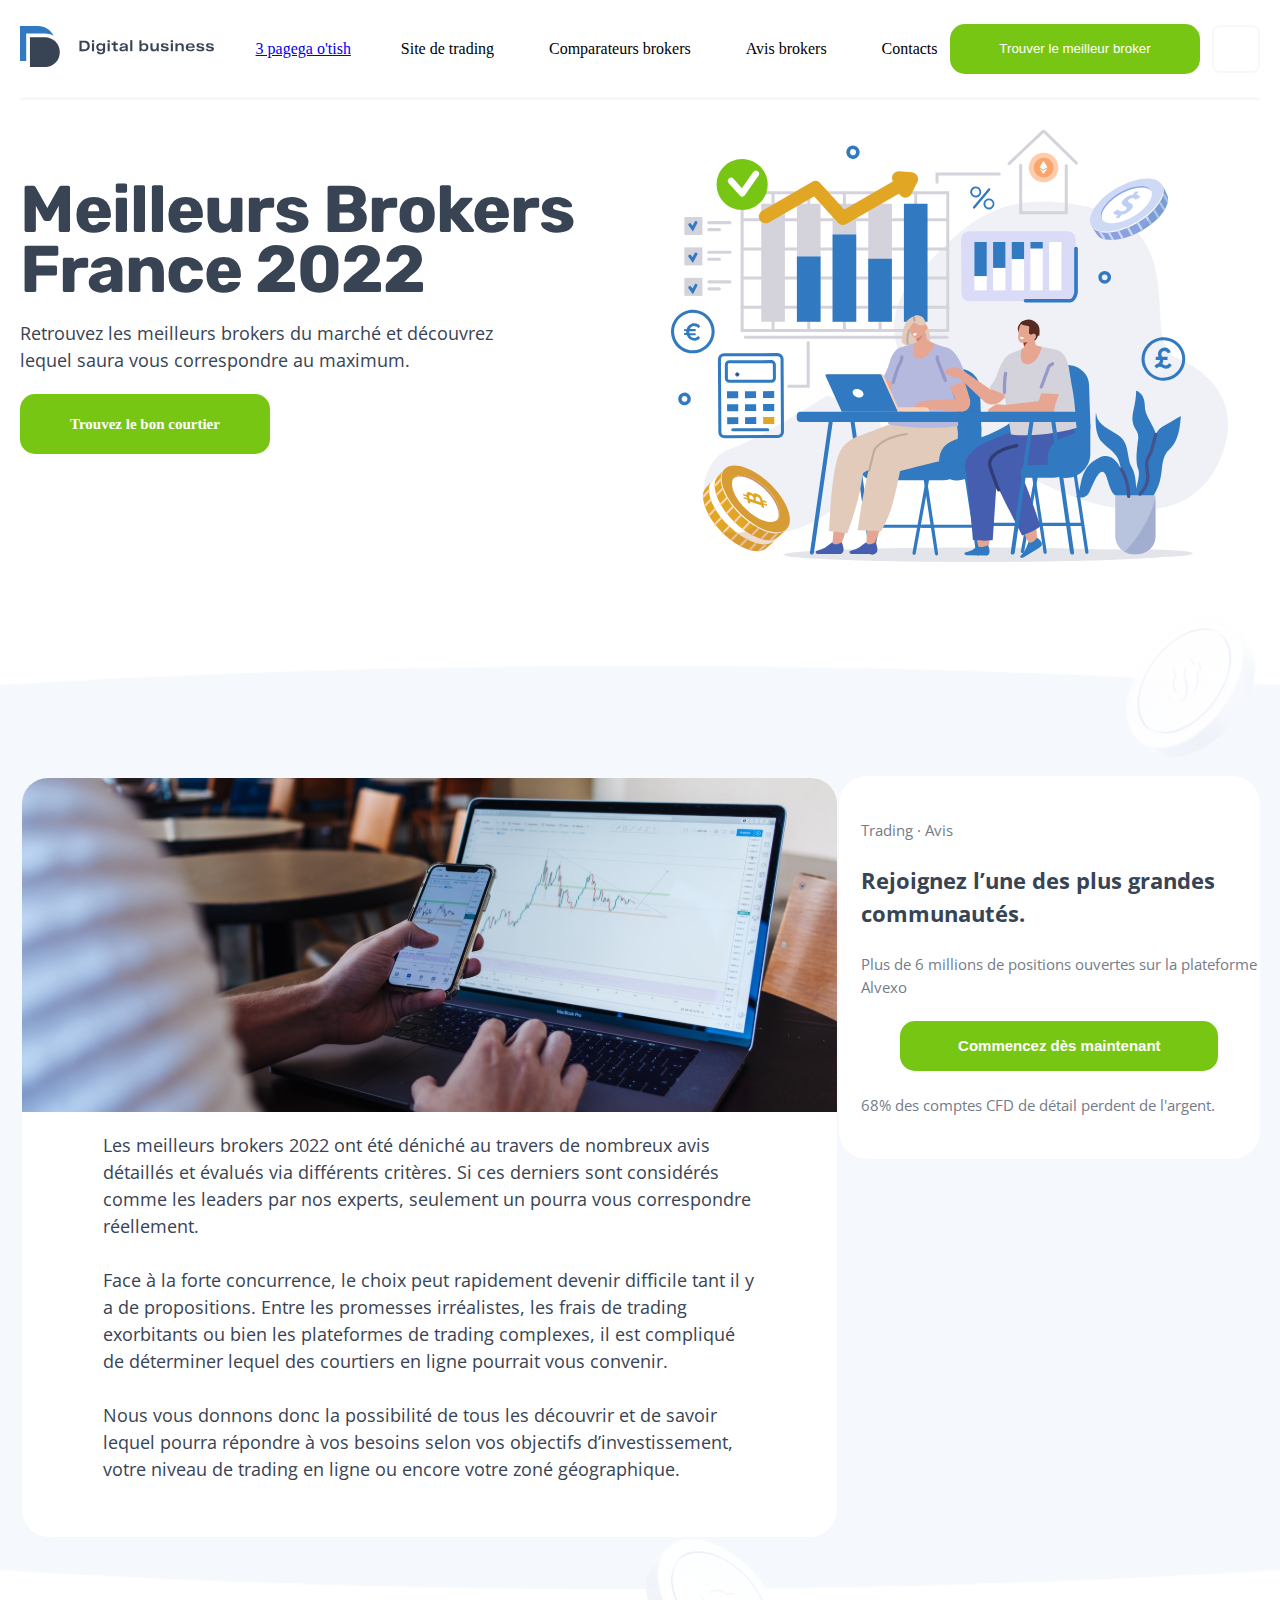
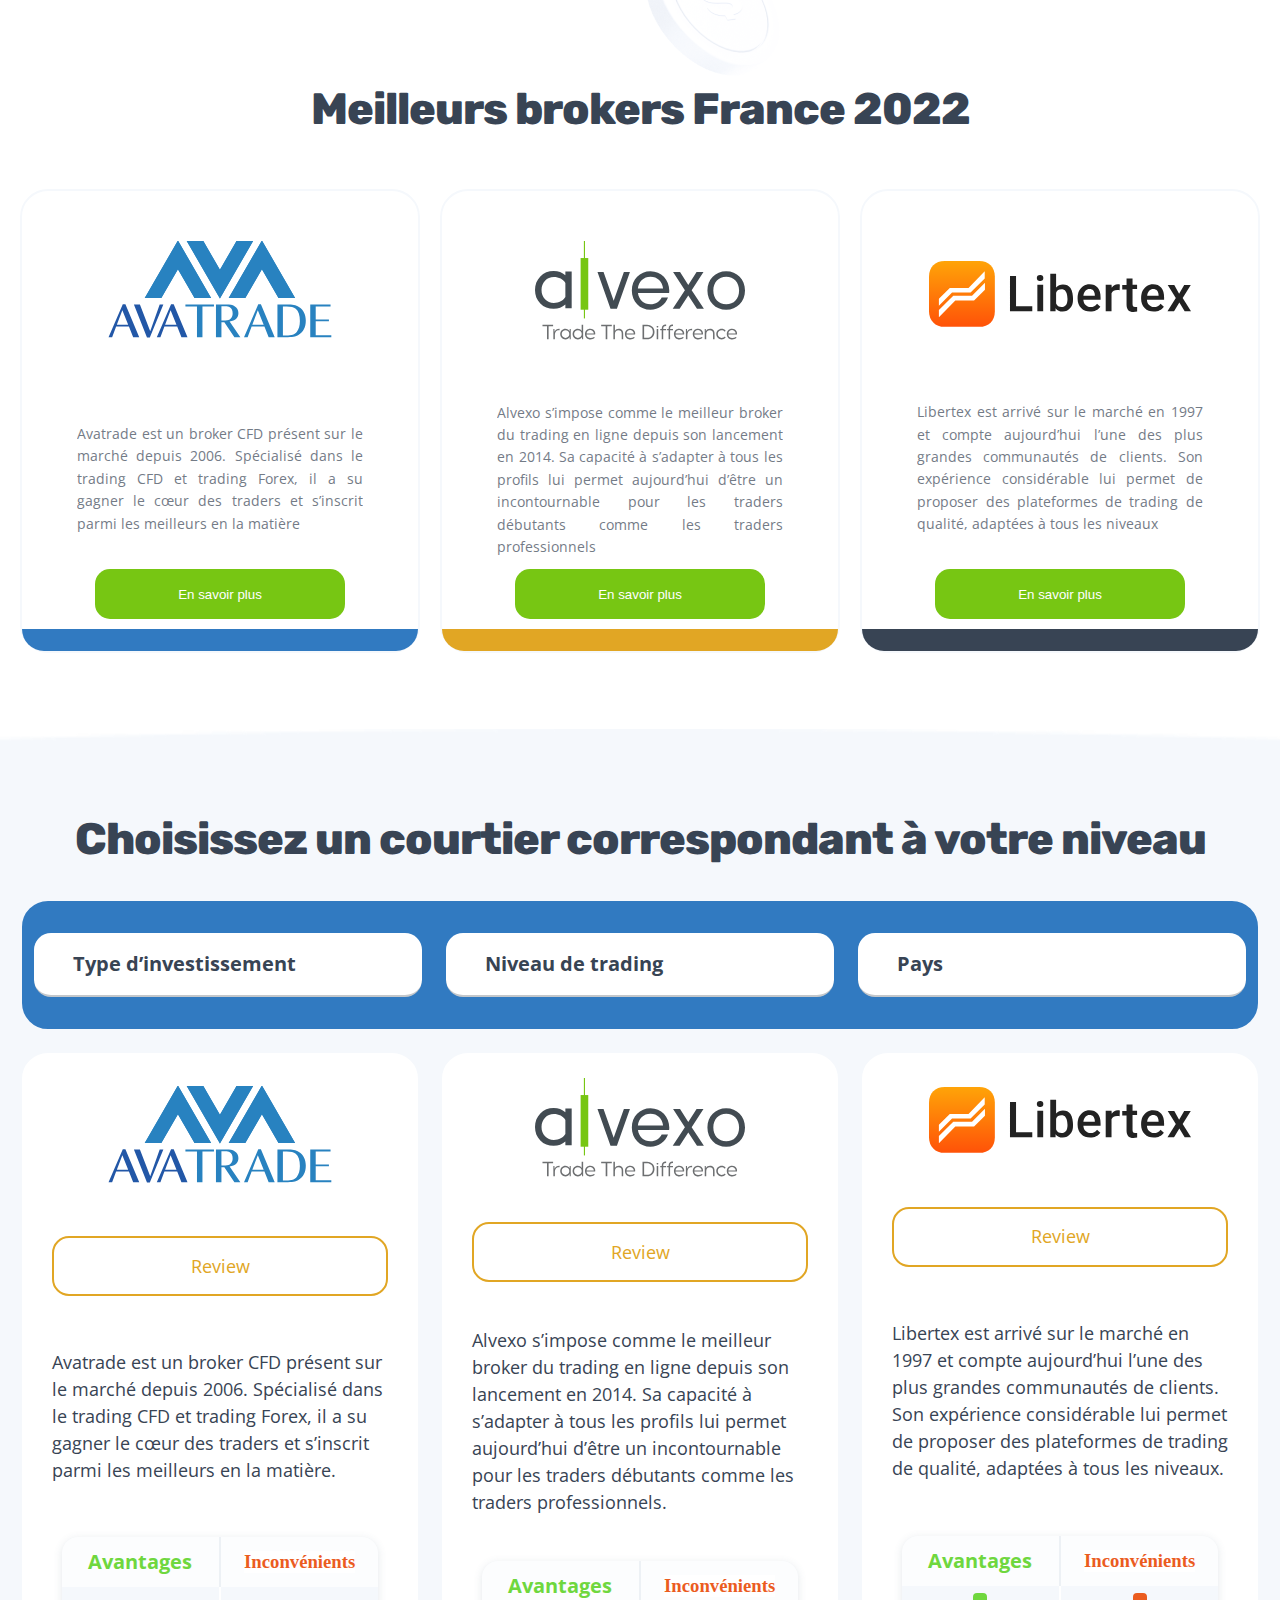
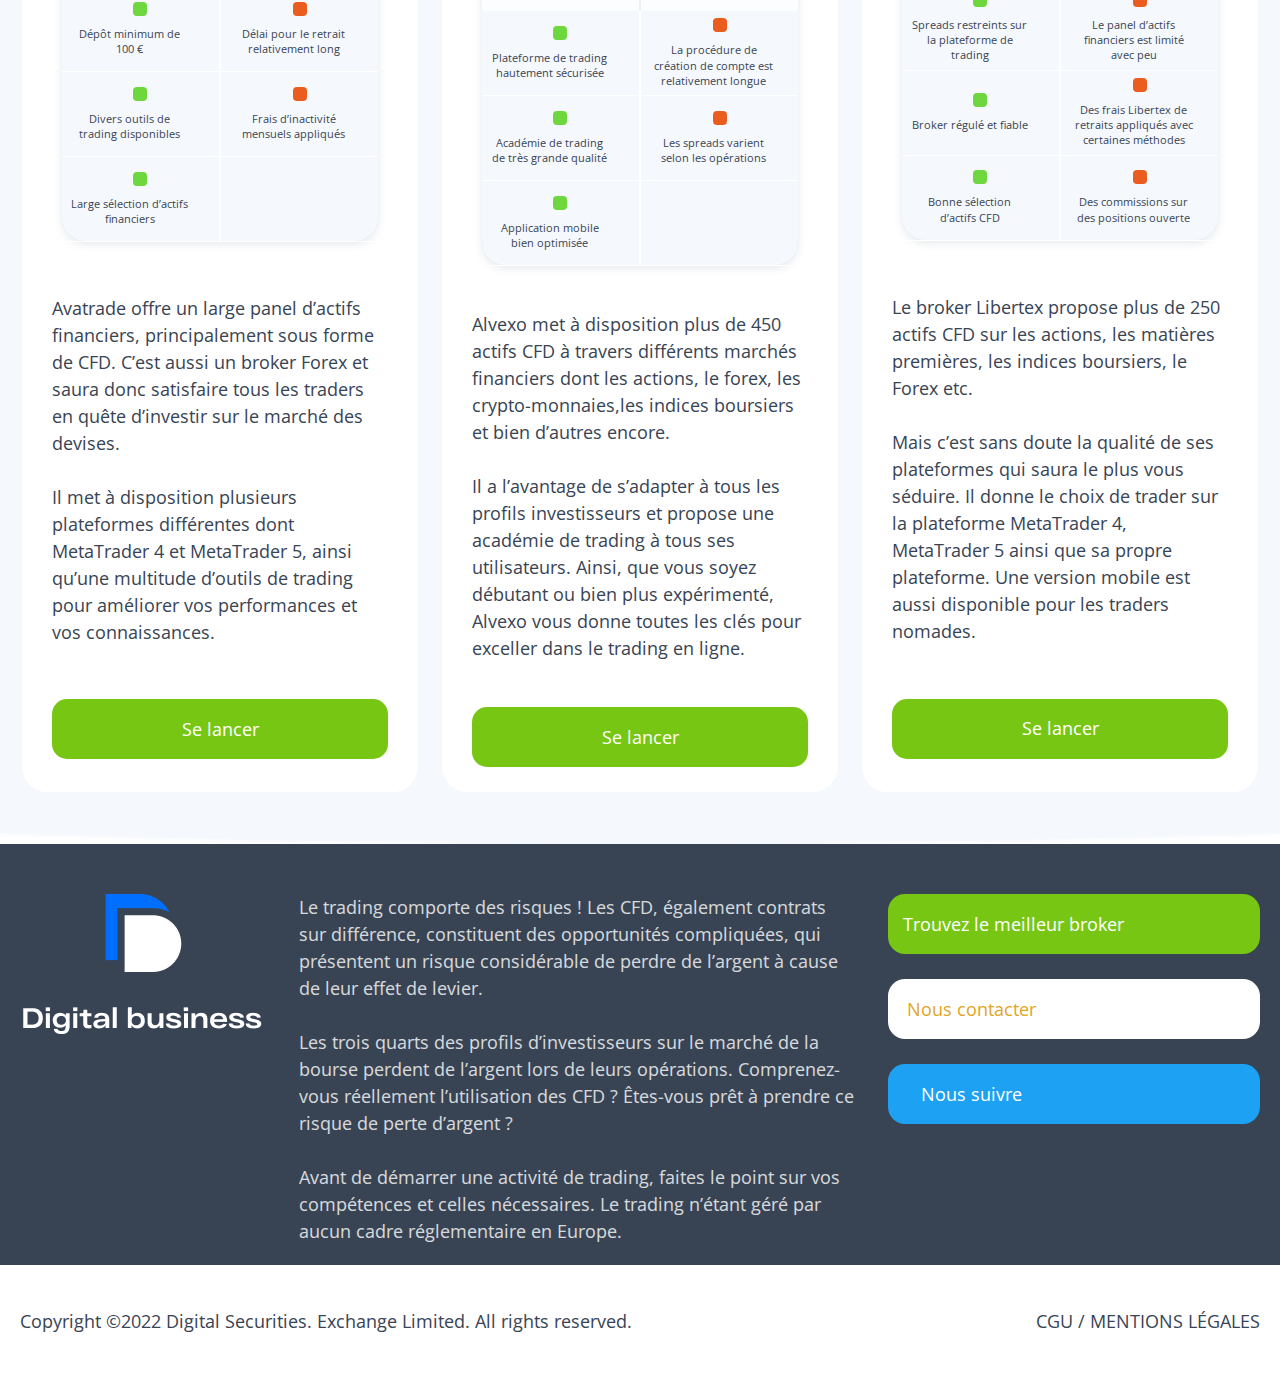
<file: index.html>
<!DOCTYPE html>
<html lang="en">
  <head>
    <meta charset="UTF-8" />
    <meta http-equiv="X-UA-Compatible" content="IE=edge" />
    <meta name="viewport" content="width=device-width, initial-scale=1.0" />
    <title>Brokers page2</title>
    <link rel="stylesheet" href="css/stayl.css" />
    <link rel="shortcut icon" href="icon/KH logo.png" type="image/x-icon">
    <link
      rel="stylesheet"
      href="https://cdnjs.cloudflare.com/ajax/libs/font-awesome/6.4.0/css/all.min.css"
      integrity="sha512-iecdLmaskl7CVkqkXNQ/ZH/XLlvWZOJyj7Yy7tcenmpD1ypASozpmT/E0iPtmFIB46ZmdtAc9eNBvH0H/ZpiBw=="
      crossorigin="anonymous"
      referrerpolicy="no-referrer"
    />
  </head>
  <body>
    <header class="header">
      <div class="container">
        <nav class="header-nav">
          <div class="header-nav_logo">
            <img src="img/logo (2).svg" alt="logo" />
          </div>
          <ul class="header-nav_list">
            <li><a href="./broker page3/index.html">3 pagega o'tish</a></li>
            <li>
              Site de trading <i class="fa-solid fa-chevron-down fa-2xs"></i>
            </li>
            <li>
              Comparateurs brokers
              <i class="fa-solid fa-chevron-down fa-2xs"></i>
            </li>
            <li>
              Avis brokers <i class="fa-solid fa-chevron-down fa-2xs"></i>
            </li>
            <li>Contacts</li>
          </ul>
          <div class="header-nav_button">
            <button class="header-nav_button__btn">
              Trouver le meilleur broker
            </button>
            <button class="header-nav_button__btn2">
              <i class="fa-solid fa-magnifying-glass fa-lg"></i>
            </button>
            <button class="header-nav_button__catalog">
              <a href="./broker page3/index.html"><i class="fa-solid fa-bars fa-2xl" style="color: #347efe"></i></a>
            </button>
          </div>
        </nav>
      </div>
    </header>
    <main>
      <section class="hero">
        <div class="container">
          <div class="hero-blocks">
            <div class="hero-blocks_card1">
              <div class="hero-blocks_card1__title">
                <h2>Meilleurs Brokers France 2022</h2>
              </div>
              <div class="hero-blocks_card1__subtitle">
                <p>
                  Retrouvez les meilleurs brokers du marché et découvrez lequel
                  saura vous correspondre au maximum.
                </p>
              </div>
              <div class="hero-blocks_card1__button">
                <button class="hero-blocks_card1__button--btn1">
                  Trouvez le bon courtier
                </button>
              </div>
            </div>
            <div class="hero-blocks_card2">
              <img
                src="img/Frame (1).svg"
                alt=""
                class="hero-blocks_card2__img"
              />
            </div>
          </div>
        </div>
      </section>
      <section class="communities">
        <div class="container">
          <div class="communities-coin">
            <img src="icon/Group 1 8.png" alt="" />
          </div>
          <div class="communities-blocks">
            <div class="communities-blocks_card1">
              <img src="img/Rectangle 248.svg" alt="" />
              <p>
                Les meilleurs brokers 2022 ont été déniché au travers de
                nombreux avis détaillés et évalués via différents critères. Si
                ces derniers sont considérés comme les leaders par nos experts,
                seulement un pourra vous correspondre réellement. <br />
                <br />
                Face à la forte concurrence, le choix peut rapidement devenir
                difficile tant il y a de propositions. Entre les promesses
                irréalistes, les frais de trading exorbitants ou bien les
                plateformes de trading complexes, il est compliqué de déterminer
                lequel des courtiers en ligne pourrait vous convenir. <br />
                <br />
                Nous vous donnons donc la possibilité de tous les découvrir et
                de savoir lequel pourra répondre à vos besoins selon vos
                objectifs d’investissement, votre niveau de trading en ligne ou
                encore votre zoné géographique.
              </p>
            </div>
            <div class="communities-blocks_card2">
              <p class="communities-blocks_card2__subtitle">Trading · Avis</p>
              <h3>Rejoignez l’une des plus grandes communautés.</h3>
              <p>
                Plus de 6 millions de positions ouvertes sur la plateforme
                Alvexo
              </p>
              <button class="communities-blocks_card2__btn">
                Commencez dès maintenant
              </button>
              <p class="communities-blocks_card2__subtitle">
                68% des comptes CFD de détail perdent de l'argent.
              </p>
            </div>
          </div>
        </div>
      </section>
      <section class="brokers">
        <div class="container">
          <div class="brokers-coin">
            <img src="icon/Group 1 8.png" alt="" />
          </div>
          <div class="brokers-title">
            <h2>Meilleurs brokers France 2022</h2>
          </div>
          <ul class="brokers-list">
            <li>
              <img src="img/Frame 4.svg" alt="" class="brokers-list_img" />
              <p>
                Avatrade est un broker CFD présent sur le marché depuis 2006.
                Spécialisé dans le trading CFD et trading Forex, il a su gagner
                le cœur des traders et s’inscrit parmi les meilleurs en la
                matière
              </p>
              <button class="brokers-list_btn">En savoir plus</button>
              <div class="brokers-list_block1"></div>
            </li>
            <li>
              <img src="img/Group.svg" alt="" class="brokers-list_img" />
              <p>
                Alvexo s’impose comme le meilleur broker du trading en ligne
                depuis son lancement en 2014. Sa capacité à s’adapter à tous les
                profils lui permet aujourd’hui d’être un incontournable pour les
                traders débutants comme les traders professionnels
              </p>
              <button class="brokers-list_btn">En savoir plus</button>

              <div class="brokers-list_block2"></div>
            </li>
            <li>
              <img src="img/Group (1).svg" alt="" class="brokers-list_img3" />
              <p>
                Libertex est arrivé sur le marché en 1997 et compte aujourd’hui
                l’une des plus grandes communautés de clients. Son expérience
                considérable lui permet de proposer des plateformes de trading
                de qualité, adaptées à tous les niveaux
              </p>
              <button class="brokers-list_btn">En savoir plus</button>

              <div class="brokers-list_block3"></div>
            </li>
          </ul>
        </div>
      </section>
      <section class="brends">
        <div class="container">
          <div class="brends-title">
            <h2>Choisissez un courtier correspondant à votre niveau</h2>
          </div>
          <div class="brends-blocks1">
            <div class="brends-blocks1_card">
              <h3>Type d’investissement</h3>
              <i class="fa-solid fa-chevron-down" style="color: #ad956b"></i>
            </div>
            <div class="brends-blocks1_card">
              <h3>Niveau de trading</h3>
              <i class="fa-solid fa-chevron-down" style="color: #ad956b"></i>
            </div>
            <div class="brends-blocks1_card">
              <h3>Pays</h3>
              <i class="fa-solid fa-chevron-down" style="color: #ad956b"></i>
            </div>
          </div>
          <div class="brends-blocks2">
            <!-- 1chi card -->
            <div class="brends-blocks2_card">
              <img src="img/Frame 4.svg" alt="" class="brokers-list_img" />
              <button class="brends-blocks2_card__btn1">Review</button>
              <p>
                Avatrade est un broker CFD présent sur le marché depuis 2006.
                Spécialisé dans le trading CFD et trading Forex, il a su gagner
                le cœur des traders et s’inscrit parmi les meilleurs en la
                matière.
              </p>
              <div class="brends-blocks2_card__content">
                <div class="brends-blocks2_card__content--left">
                  <div class="left-title">
                    <h3>Avantages</h3>
                  </div>
                  <div class="left-box">
                    <div class="left-box_icon">
                      <i
                        class="fa-solid fa-plus fa-2xs"
                        style="color: #ffffff"
                      ></i>
                    </div>
                    <div class="left-box_text">
                      <p>Dépôt minimum de 100 €</p>
                    </div>
                  </div>
                  <div class="left-box">
                    <div class="left-box_icon">
                      <i
                        class="fa-solid fa-plus fa-2xs"
                        style="color: #ffffff"
                      ></i>
                    </div>
                    <div class="left-box_text">
                      <p>Divers outils de trading disponibles</p>
                    </div>
                  </div>
                  <div class="left-box">
                    <div class="left-box_icon">
                      <i
                        class="fa-solid fa-plus fa-2xs"
                        style="color: #ffffff"
                      ></i>
                    </div>
                    <div class="left-box_text">
                      <p>Large sélection d’actifs financiers</p>
                    </div>
                  </div>
                </div>
                <!-- o'ng block boshlanadi -->
                <div class="brends-blocks2_card__content--right">
                  <div class="right-title">
                    <h3>Inconvénients</h3>
                  </div>
                  <div class="right-box">
                    <div class="right-box_icon">
                      <i
                        class="fa-solid fa-minus fa-2xs"
                        style="color: #ffffff"
                      ></i>
                    </div>
                    <div class="right-box_text">
                      <p>Délai pour le retrait relativement long</p>
                    </div>
                  </div>
                  <div class="right-box">
                    <div class="right-box_icon">
                      <i
                        class="fa-solid fa-minus fa-2xs"
                        style="color: #ffffff"
                      ></i>
                    </div>
                    <div class="right-box_text">
                      <p>Frais d’inactivité mensuels appliqués</p>
                    </div>
                  </div>
                  <div class="right-box"></div>
                </div>
              </div>
              <p>
                Avatrade offre un large panel d’actifs financiers,
                principalement sous forme de CFD. C’est aussi un broker Forex et
                saura donc satisfaire tous les traders en quête d’investir sur
                le marché des devises. <br />
                <br />
                Il met à disposition plusieurs plateformes différentes dont
                MetaTrader 4 et MetaTrader 5, ainsi qu’une multitude d’outils de
                trading pour améliorer vos performances et vos connaissances.
              </p>
              <button class="brends-blocks2_card__btn2">Se lancer</button>
            </div>
            <!-- 2chi card -->
            <div class="brends-blocks2_card">
              <img src="img/Group.svg" alt="" class="brokers-list_img" />
              <button class="brends-blocks2_card__btn1">Review</button>
              <p>
                Alvexo s’impose comme le meilleur broker du trading en ligne
                depuis son lancement en 2014. Sa capacité à s’adapter à tous les
                profils lui permet aujourd’hui d’être un incontournable pour les
                traders débutants comme les traders professionnels.
              </p>
              <div class="brends-blocks2_card__content">
                <div class="brends-blocks2_card__content--left">
                  <div class="left-title">
                    <h3>Avantages</h3>
                  </div>
                  <div class="left-box">
                    <div class="left-box_icon">
                      <i
                        class="fa-solid fa-plus fa-2xs"
                        style="color: #ffffff"
                      ></i>
                    </div>
                    <div class="left-box_text">
                      <p>Plateforme de trading hautement sécurisée</p>
                    </div>
                  </div>
                  <div class="left-box">
                    <div class="left-box_icon">
                      <i
                        class="fa-solid fa-plus fa-2xs"
                        style="color: #ffffff"
                      ></i>
                    </div>
                    <div class="left-box_text">
                      <p>Académie de trading de très grande qualité</p>
                    </div>
                  </div>
                  <div class="left-box">
                    <div class="left-box_icon">
                      <i
                        class="fa-solid fa-plus fa-2xs"
                        style="color: #ffffff"
                      ></i>
                    </div>
                    <div class="left-box_text">
                      <p>Application mobile bien optimisée</p>
                    </div>
                  </div>
                </div>
                <!-- o'ng blox boshlanadi -->
                <div class="brends-blocks2_card__content--right">
                  <div class="right-title">
                    <h3>Inconvénients</h3>
                  </div>
                  <div class="right-box">
                    <div class="right-box_icon">
                      <i
                        class="fa-solid fa-minus fa-2xs"
                        style="color: #ffffff"
                      ></i>
                    </div>
                    <div class="right-box_text">
                      <p>
                        La procédure de création de compte est relativement
                        longue
                      </p>
                    </div>
                  </div>
                  <div class="right-box">
                    <div class="right-box_icon">
                      <i
                        class="fa-solid fa-minus fa-2xs"
                        style="color: #ffffff"
                      ></i>
                    </div>
                    <div class="right-box_text">
                      <p>Les spreads varient selon les opérations</p>
                    </div>
                  </div>
                  <div class="right-box"></div>
                </div>
              </div>
              <p>
                Alvexo met à disposition plus de 450 actifs CFD à travers
                différents marchés financiers dont les actions, le forex, les
                crypto-monnaies,les indices boursiers et bien d’autres encore.
                <br />
                <br />

                Il a l’avantage de s’adapter à tous les profils investisseurs et
                propose une académie de trading à tous ses utilisateurs. Ainsi,
                que vous soyez débutant ou bien plus expérimenté, Alvexo vous
                donne toutes les clés pour exceller dans le trading en ligne.
              </p>
              <button class="brends-blocks2_card__btn2">Se lancer</button>
            </div>
            <!-- 3chi card -->
            <div class="brends-blocks2_card">
              <img src="img/Group (1).svg" alt="" class="brokers-list_img3" />
              <button class="brends-blocks2_card__btn1">Review</button>
              <p>
                Libertex est arrivé sur le marché en 1997 et compte aujourd’hui
                l’une des plus grandes communautés de clients. Son expérience
                considérable lui permet de proposer des plateformes de trading
                de qualité, adaptées à tous les niveaux.
              </p>
              <div class="brends-blocks2_card__content">
                <div class="brends-blocks2_card__content--left">
                  <div class="left-title">
                    <h3>Avantages</h3>
                  </div>
                  <div class="left-box">
                    <div class="left-box_icon">
                      <i
                        class="fa-solid fa-plus fa-2xs"
                        style="color: #ffffff"
                      ></i>
                    </div>
                    <div class="left-box_text">
                      <p>Spreads restreints sur la plateforme de trading</p>
                    </div>
                  </div>
                  <div class="left-box">
                    <div class="left-box_icon">
                      <i
                        class="fa-solid fa-plus fa-2xs"
                        style="color: #ffffff"
                      ></i>
                    </div>
                    <div class="left-box_text">
                      <p>Broker régulé et fiable</p>
                    </div>
                  </div>
                  <div class="left-box">
                    <div class="left-box_icon">
                      <i
                        class="fa-solid fa-plus fa-2xs"
                        style="color: #ffffff"
                      ></i>
                    </div>
                    <div class="left-box_text">
                      <p>Bonne sélection d’actifs CFD</p>
                    </div>
                  </div>
                </div>
                <!-- o'ng blox boshlanadi -->
                <div class="brends-blocks2_card__content--right">
                  <div class="right-title">
                    <h3>Inconvénients</h3>
                  </div>
                  <div class="right-box">
                    <div class="right-box_icon">
                      <i
                        class="fa-solid fa-minus fa-2xs"
                        style="color: #ffffff"
                      ></i>
                    </div>
                    <div class="right-box_text">
                      <p>Le panel d’actifs financiers est limité avec peu</p>
                    </div>
                  </div>
                  <div class="right-box">
                    <div class="right-box_icon">
                      <i
                        class="fa-solid fa-minus fa-2xs"
                        style="color: #ffffff"
                      ></i>
                    </div>
                    <div class="right-box_text">
                      <p>
                        Des frais Libertex de retraits appliqués avec certaines
                        méthodes
                      </p>
                    </div>
                  </div>
                  <div class="right-box">
                    <div class="right-box_icon">
                      <i
                        class="fa-solid fa-minus fa-2xs"
                        style="color: #ffffff"
                      ></i>
                    </div>
                    <div class="right-box_text">
                      <p>Des commissions sur des positions ouverte</p>
                    </div>
                  </div>
                </div>
              </div>
              <p>
                Le broker Libertex propose plus de 250 actifs CFD sur les
                actions, les matières premières, les indices boursiers, le Forex
                etc. <br />
                <br />
                Mais c’est sans doute la qualité de ses plateformes qui saura le
                plus vous séduire. Il donne le choix de trader sur la plateforme
                MetaTrader 4, MetaTrader 5 ainsi que sa propre plateforme. Une
                version mobile est aussi disponible pour les traders nomades.
              </p>
              <button class="brends-blocks2_card__btn2">Se lancer</button>
            </div>
          </div>
        </div>
      </section>
      <footer class="footer">
        <div class="container">
          <div class="footer-blocks">
            <div class="footer-blocks_logo">
              <img src="icon/Group.png" alt="" />
            </div>
            <div class="footer-blocks_text">
              <p>
                Le trading comporte des risques ! Les CFD, également contrats sur
                différence, constituent des opportunités compliquées, qui
                présentent un risque considérable de perdre de l’argent à cause de
                leur effet de levier. <br />
                <br />
  
                Les trois quarts des profils d’investisseurs sur le marché de la
                bourse perdent de l’argent lors de leurs opérations.
                Comprenez-vous réellement l’utilisation des CFD ? Êtes-vous prêt à
                prendre ce risque de perte d’argent ? <br /><br />
  
                Avant de démarrer une activité de trading, faites le point sur vos
                compétences et celles nécessaires. Le trading n’étant géré par
                aucun cadre réglementaire en Europe.
              </p>
            </div>
            <div class="footer-blocks_button">
              <button class="footer-blocks_button__btn1">
                <p>Trouvez le meilleur broker</p>
                <i class="fa-solid fa-user" style="color: #ffffff"></i>
              </button>
              <button class="footer-blocks_button__btn2">
                <p>Nous contacter</p>
                <i class="fa-solid fa-comment-dots" style="color: #e1a624"></i>
              </button>
              <button class="footer-blocks_button__btn3">
                <p>Nous suivre</p>
                <i class="fa-brands fa-twitter" style="color: #ffffff"></i>
              </button>
            </div>
          </div>
        </div>
        <div class="footer-end">
         <div class="container">
      <div class="footer-end_block">
          <p>
              Copyright ©2022 Digital Securities. Exchange Limited. All rights
              reserved.
            </p>
            <p>CGU / MENTIONS LÉGALES</p>
      </div>
         </div>
        </div>
      </footer>
    </main>
  </body>
</html>
</file>
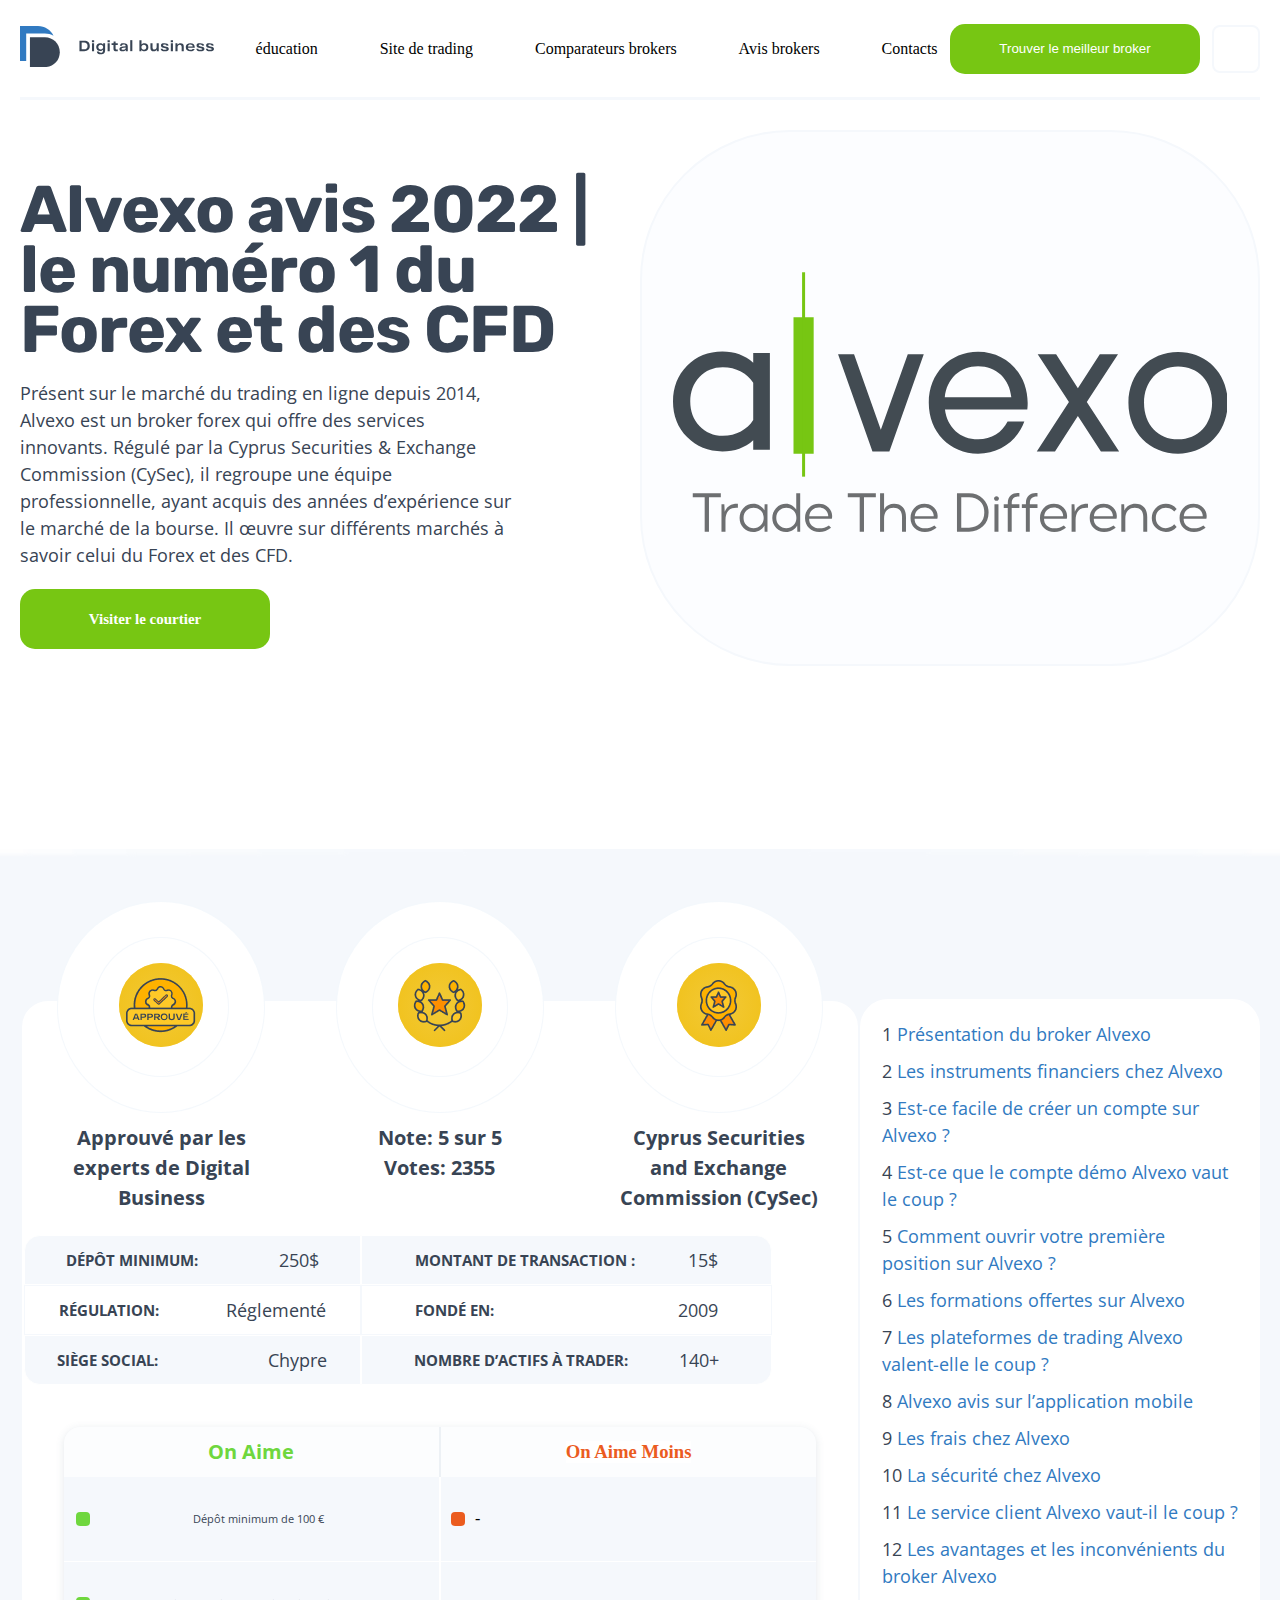
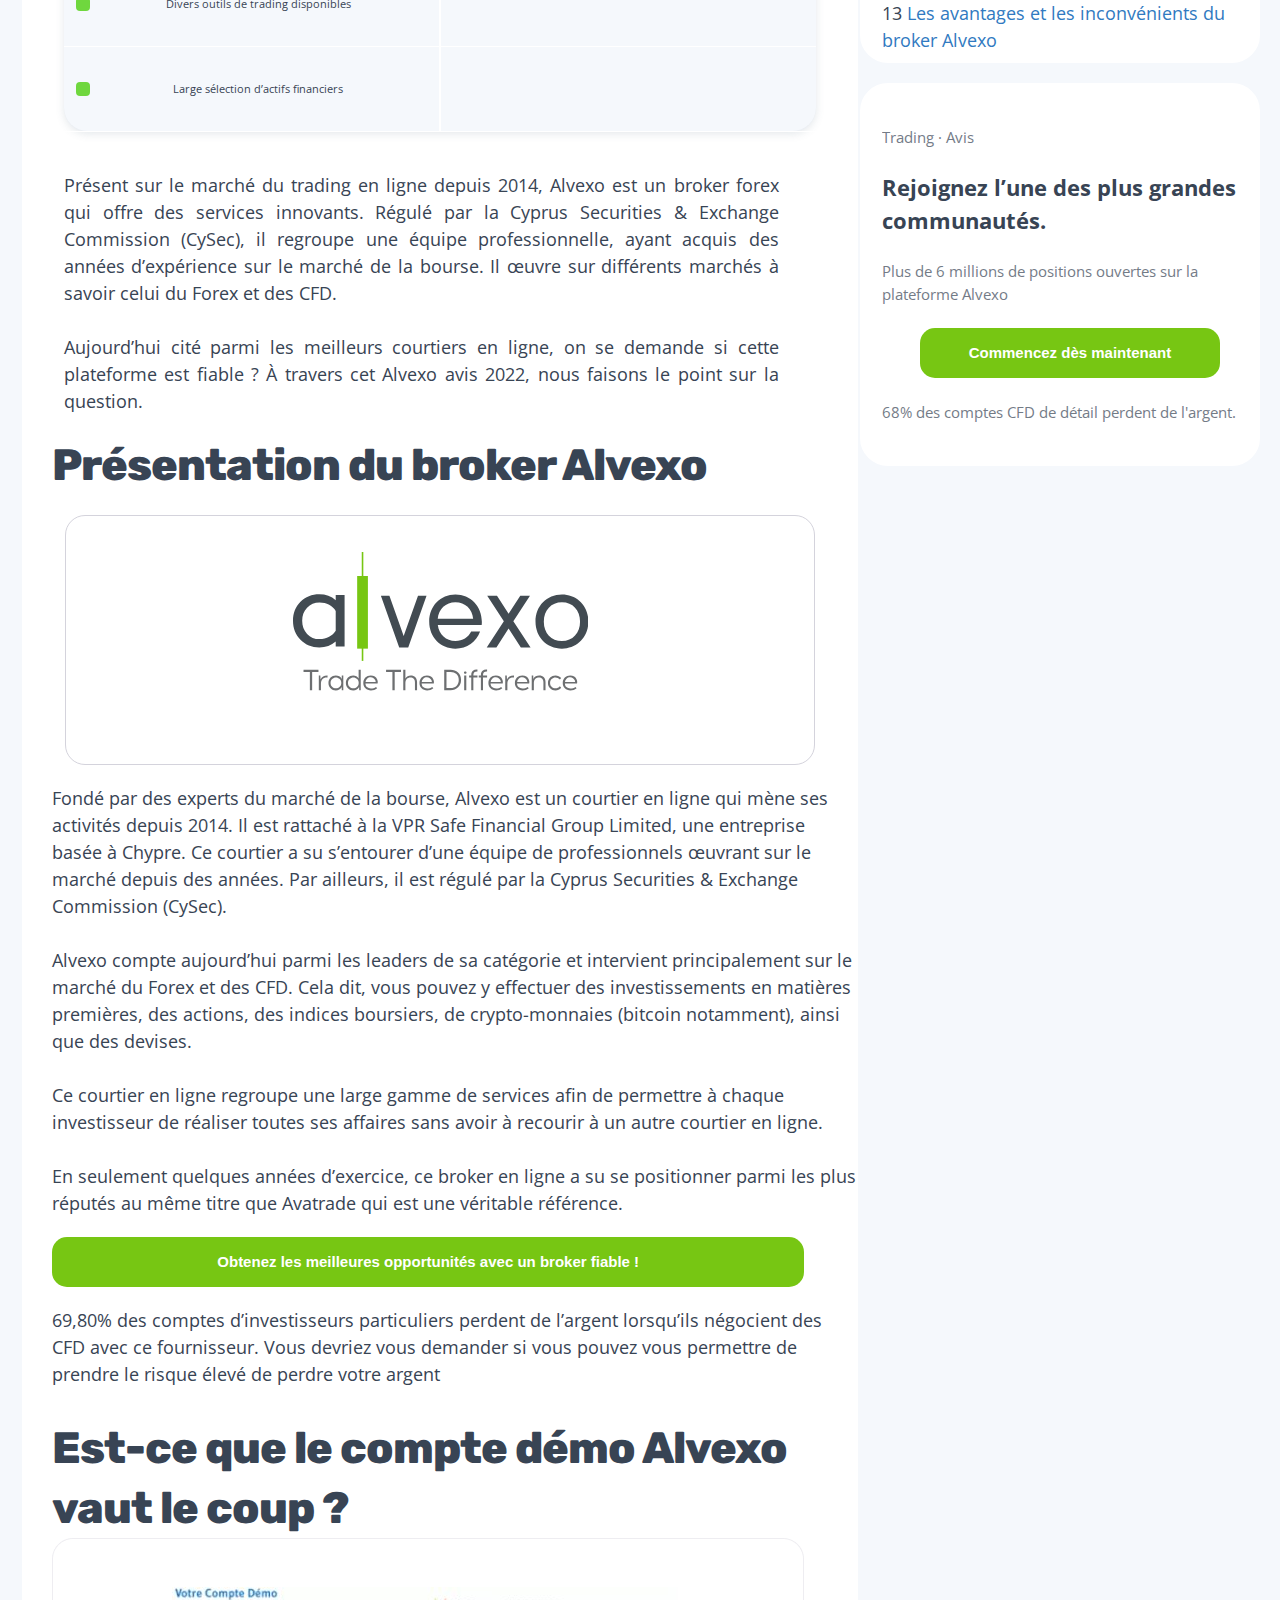
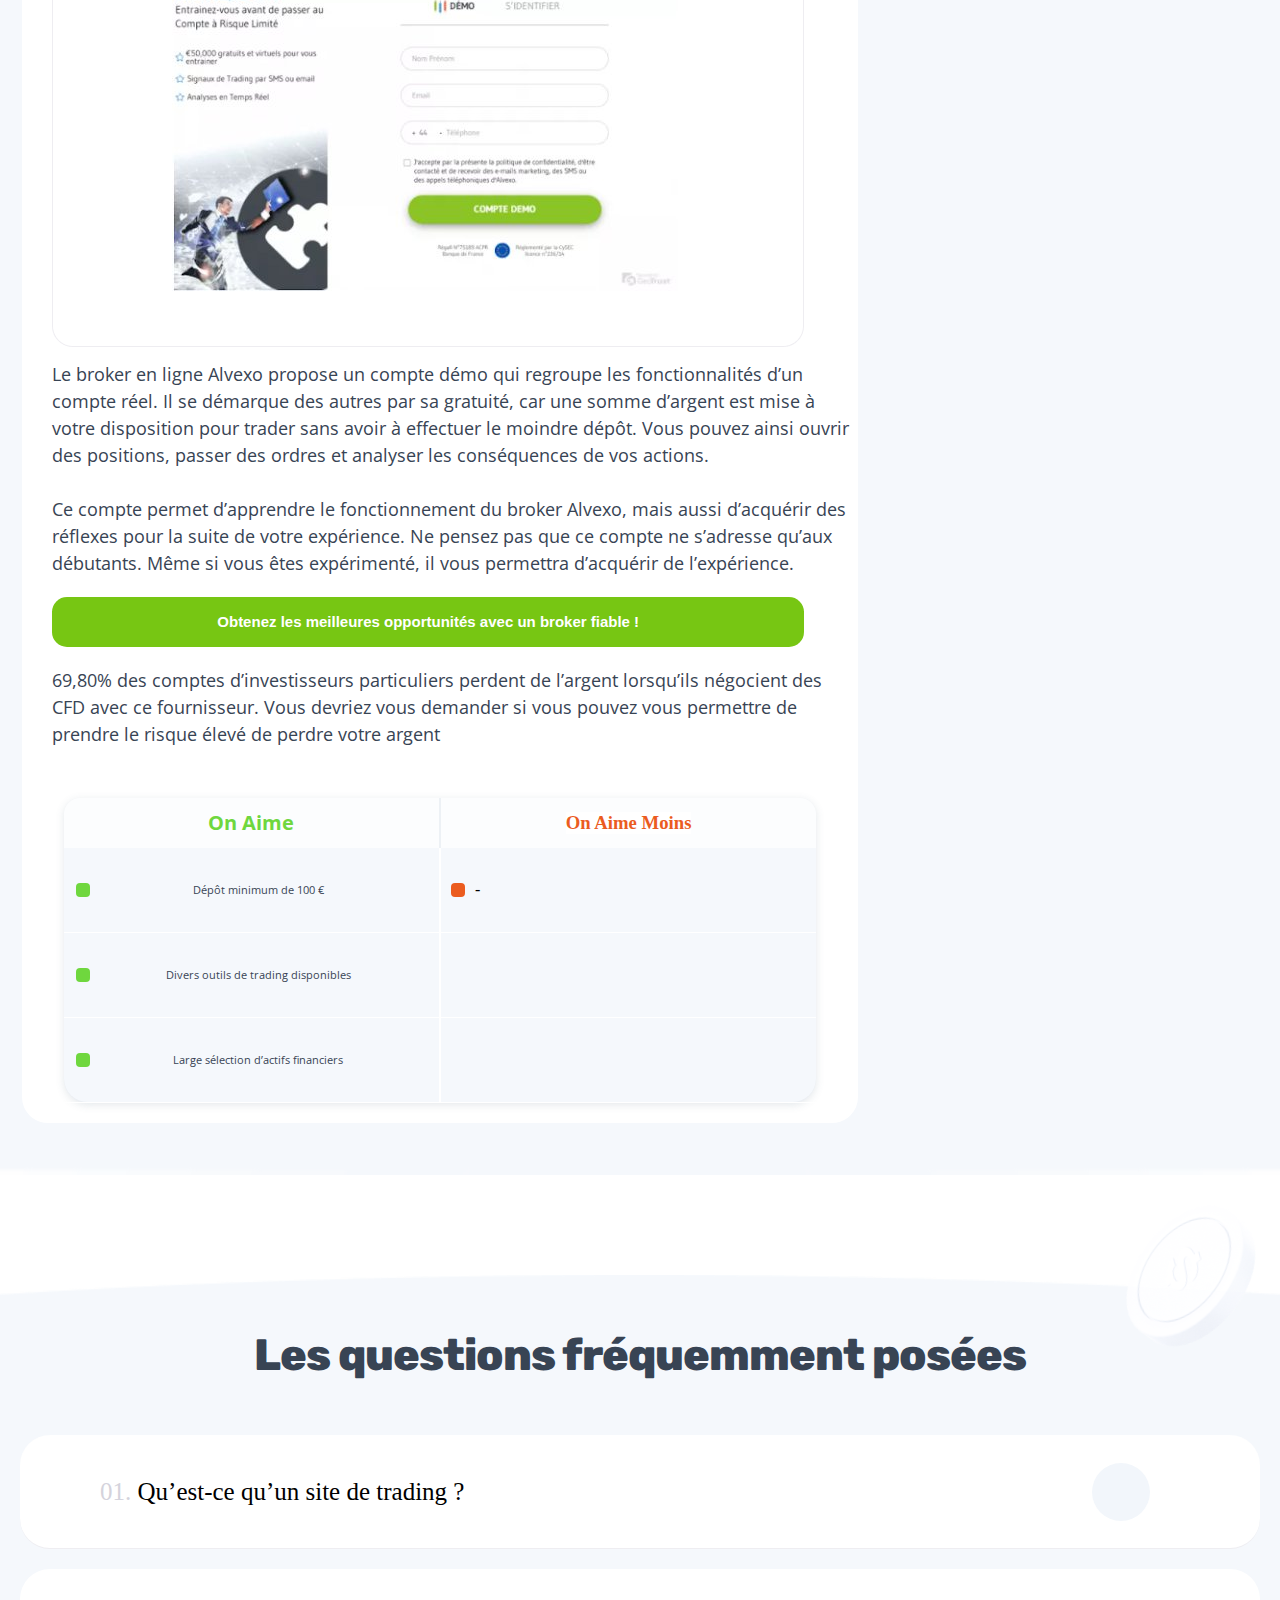
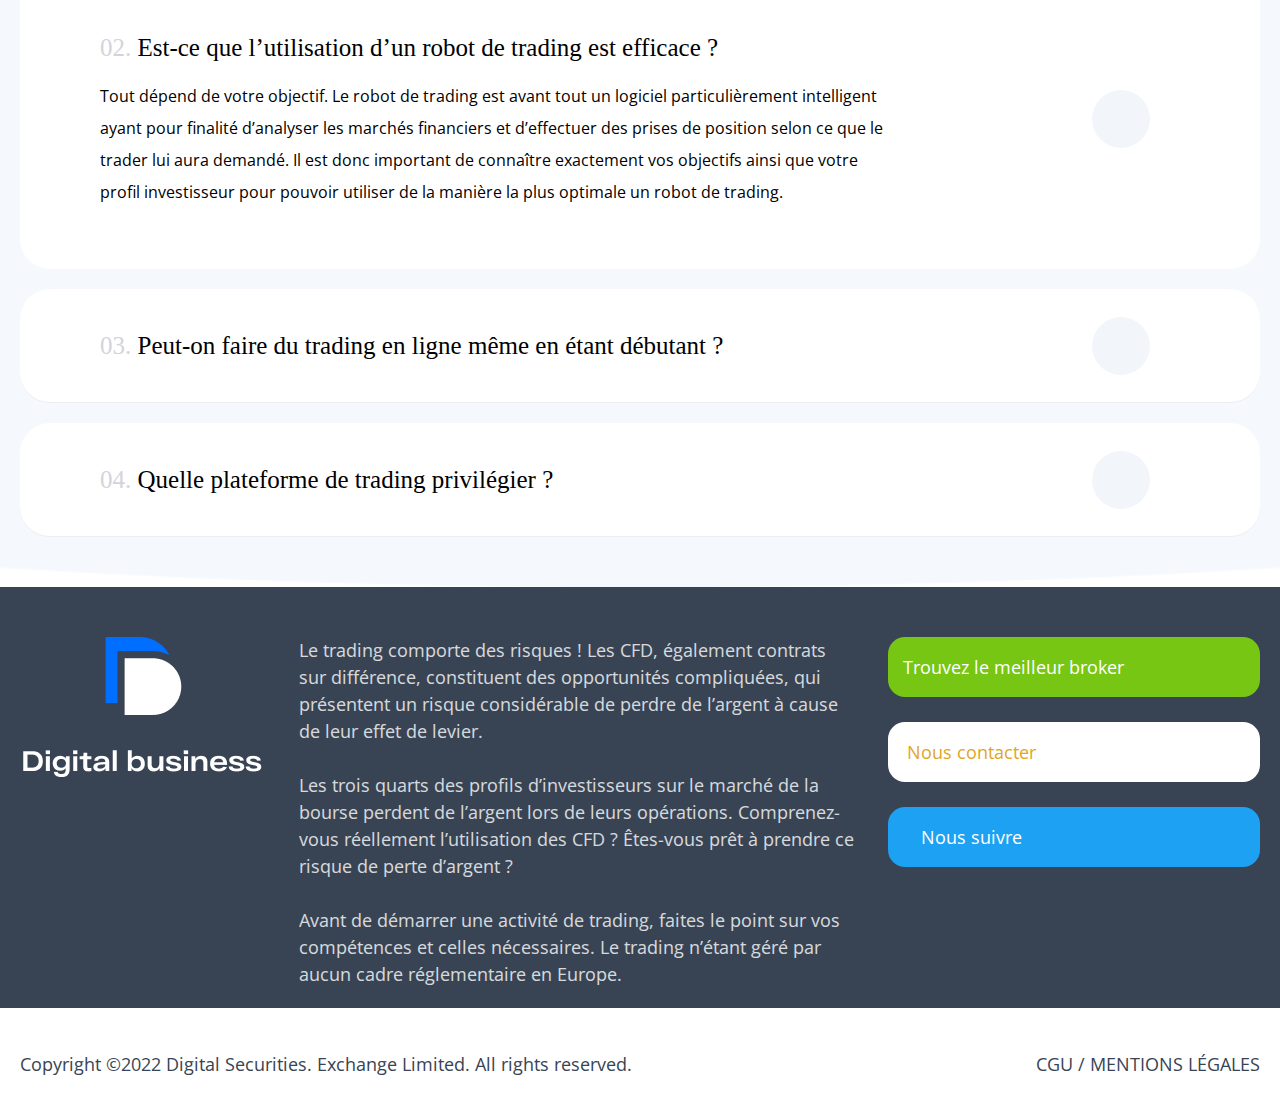
<file: broker page3/index.html>
<!DOCTYPE html>
<html lang="en">
  <head>
    <meta charset="UTF-8" />
    <meta http-equiv="X-UA-Compatible" content="IE=edge" />
    <meta name="viewport" content="width=device-width, initial-scale=1.0" />
    <title>Brokers page3</title>
    <link rel="stylesheet" href="css/stayl.css" />
    <link rel="shortcut icon" href="icon/KH logo.png" type="image/x-icon">
    <link
      rel="stylesheet"
      href="https://cdnjs.cloudflare.com/ajax/libs/font-awesome/6.4.0/css/all.min.css"
      integrity="sha512-iecdLmaskl7CVkqkXNQ/ZH/XLlvWZOJyj7Yy7tcenmpD1ypASozpmT/E0iPtmFIB46ZmdtAc9eNBvH0H/ZpiBw=="
      crossorigin="anonymous"
      referrerpolicy="no-referrer"
    />
  </head>
  <body>
    <header class="header">
      <div class="container">
        <nav class="header-nav">
          <div class="header-nav_logo">
            <img src="img/logo (2).svg" alt="logo" />
          </div>
          <ul class="header-nav_list">
            <li>éducation <i class="fa-solid fa-chevron-down fa-2xs"></i></li>
            <li>
              Site de trading <i class="fa-solid fa-chevron-down fa-2xs"></i>
            </li>
            <li>
              Comparateurs brokers
              <i class="fa-solid fa-chevron-down fa-2xs"></i>
            </li>
            <li>
              Avis brokers <i class="fa-solid fa-chevron-down fa-2xs"></i>
            </li>
            <li>Contacts</li>
          </ul>
          <div class="header-nav_button">
            <button class="header-nav_button__btn">
              Trouver le meilleur broker
            </button>
            <button class="header-nav_button__btn2">
              <i class="fa-solid fa-magnifying-glass fa-lg"></i>
            </button>
            <button class="header-nav_button__catalog">
              <i class="fa-solid fa-bars fa-2xl" style="color: #347efe"></i>
            </button>
          </div>
        </nav>
      </div>
    </header>
    <main>
      <section class="hero">
        <div class="container">
          <div class="hero-blocks">
            <div class="hero-blocks_card1">
              <div class="hero-blocks_card1__title">
                <h2>Alvexo avis 2022 | le numéro 1 du Forex et des CFD</h2>
              </div>
              <div class="hero-blocks_card1__subtitle">
                <p>
                  Présent sur le marché du trading en ligne depuis 2014, Alvexo
                  est un broker forex qui offre des services innovants. Régulé
                  par la Cyprus Securities & Exchange Commission (CySec), il
                  regroupe une équipe professionnelle, ayant acquis des années
                  d’expérience sur le marché de la bourse. Il œuvre sur
                  différents marchés à savoir celui du Forex et des CFD.
                </p>
              </div>
              <div class="hero-blocks_card1__button">
                <button class="hero-blocks_card1__button--btn1">
                  Visiter le courtier
                </button>
              </div>
            </div>
            <div class="hero-blocks_card2">
              <img src="img/Frame.svg" alt="" class="hero-blocks_card2__img" />
            </div>
          </div>
        </div>
      </section>
      <section class="main">
        <div class="container">
          <div class="main-block">
            <div class="main-block_card1">
              <ul class="main-block_card1__list">
                <li>
                  <div class="list-radius">
                    <p class="list__span">
                      <img src="icon/Frame (2).png" alt="" class="list-img" />
                    </p>
                  </div>
                  <h3>Approuvé par les experts de Digital Business</h3>
                </li>
                <li>
                  <div class="list-radius">
                    <p class="list__span">
                      <img src="icon/Frame 4.png" alt="" class="list-img" />
                    </p>
                  </div>
                  <h3>
                    Note: 5 sur 5 <br />
                    Votes: 2355
                  </h3>
                </li>
                <li>
                  <div class="list-radius">
                    <p class="list__span">
                      <img src="icon/Frame.png" alt="" class="list-img" />
                    </p>
                  </div>

                  <h3>Cyprus Securities and Exchange Commission (CySec)</h3>
                </li>
              </ul>
              <table class="main-block_card1__table">
                <tr class="table-tr1">
                  <th><h3>DÉPÔT MINIMUM:</h3> 
                    <p>250$</p>
                  </th>
                  <td><h3>MONTANT DE TRANSACTION :</h3>
                  <p>15$</p></td>
                </tr>
                <tr class="table-tr2">
                  <th><h3>RÉGULATION:	</h3>
                  <p>Réglementé </p>
                  </th>
                  <td><h3>
                    FONDÉ EN:
                  </h3>
                <p>2009</p></td>
                </tr>
                <tr class="table-tr3">
                  <th><h3>SIÈGE SOCIAL:</h3>
                  <p>Chypre</p></th>
                  <td><h3>
                    NOMBRE D’ACTIFS À TRADER:
                  </h3>
                <p>140+</p></td>
                </tr>
                </tr>
              </table>
              <!-- table tugadi -->
              <div class="main-block_card1__content">
                <div class="main-block_card1__content--left">
                  <div class="left-title">
                    <h3>On Aime</h3>
                  </div>
                  <div class="left-box">
                    <div class="left-box_icon">
                      <i
                        class="fa-solid fa-plus fa-2xs"
                        style="color: #ffffff"
                      ></i>
                    </div>
                    <div class="left-box_text">
                      <p>Dépôt minimum de 100 €</p>
                    </div>
                  </div>
                  <div class="left-box">
                    <div class="left-box_icon">
                      <i
                        class="fa-solid fa-plus fa-2xs"
                        style="color: #ffffff"
                      ></i>
                    </div>
                    <div class="left-box_text">
                      <p>Divers outils de trading disponibles</p>
                    </div>
                  </div>
                  <div class="left-box">
                    <div class="left-box_icon">
                      <i
                        class="fa-solid fa-plus fa-2xs"
                        style="color: #ffffff"
                      ></i>
                    </div>
                    <div class="left-box_text">
                      <p>Large sélection d’actifs financiers</p>
                    </div>
                  </div>
                </div>
                <!-- o'ng block boshlanadi -->
                <div class="main-block_card1__content--right">
                  <div class="right-title">
                    <h3>On Aime Moins</h3>
                  </div>
                  <div class="right-box">
                    <div class="right-box_icon">
                      <i
                        class="fa-solid fa-minus fa-2xs"
                        style="color: #ffffff"
                      ></i>
                    </div>
                    <div class="right-box_text">
                      <p>-</p>
                    </div>
                  </div>
                  <div class="right-box">
                
                  </div>
                  <div class="right-box"></div>
                </div>
              </div>
              <!-- content tugadi -->
            <div class="main-block_card1__subtitle">
              <p>Présent sur le marché du trading en ligne depuis 2014, Alvexo est un broker forex qui offre des services innovants. Régulé par la Cyprus Securities & Exchange Commission (CySec), il regroupe une équipe professionnelle, ayant acquis des années d’expérience sur le marché de la bourse. Il œuvre sur différents marchés à savoir celui du Forex et des CFD. <br><br>
                Aujourd’hui cité parmi les meilleurs courtiers en ligne, on se demande si cette plateforme est fiable ? À travers cet Alvexo avis 2022, nous faisons le point sur la question.</p>
            </div>
            <div class="main-block_card1__img">
              <h2>Présentation du broker Alvexo</h2>
              <div class="main-block_card1__img--srch">
                <img src="img/Frame.svg" alt="" id="src">
              </div>
              <p>Fondé par des experts du marché de la bourse, Alvexo est un courtier en ligne qui mène ses activités depuis 2014. Il est rattaché à la VPR Safe Financial Group Limited, une entreprise basée à Chypre. Ce courtier a su s’entourer d’une équipe de professionnels œuvrant sur le marché depuis des années. Par ailleurs, il est régulé par la Cyprus Securities & Exchange Commission (CySec). <br><br>

                Alvexo compte aujourd’hui parmi les leaders de sa catégorie et intervient principalement sur le marché du Forex et des CFD. Cela dit, vous pouvez y effectuer des investissements en matières premières, des actions, des indices boursiers, de crypto-monnaies (bitcoin notamment), ainsi que des devises. <br><br>
                
                Ce courtier en ligne regroupe une large gamme de services afin de permettre à chaque investisseur de réaliser toutes ses affaires sans avoir à recourir à un autre courtier en ligne. <br><br>
                
                En seulement quelques années d’exercice, ce broker en ligne a su se positionner parmi les plus réputés au même titre que Avatrade qui est une véritable référence.</p>
                <button class="main-block_card1__img--btn">Obtenez les meilleures opportunités avec un broker fiable !</button>
                <p>69,80% des comptes d’investisseurs particuliers perdent de l’argent lorsqu’ils négocient des CFD avec ce fournisseur. Vous devriez vous demander si vous pouvez vous permettre de prendre le risque élevé de perdre votre argent</p>
            </div>
           <div class="main-block_card1__img">
            <h2>
              Est-ce que le compte démo Alvexo vaut le coup ?
            </h2>
            <!-- <div class="main-block_card1__img--srch">
              <img src="img/image 4.png" alt="">
            </div> -->
            <img src="img/Group 54.png" alt="" id="srch">
            <p>Le broker en ligne Alvexo propose un compte démo qui regroupe les fonctionnalités d’un compte réel. Il se démarque des autres par sa gratuité, car une somme d’argent est mise à votre disposition pour trader sans avoir à effectuer le moindre dépôt. Vous pouvez ainsi ouvrir des positions, passer des ordres et analyser les conséquences de vos actions. <br><br>

              Ce compte permet d’apprendre le fonctionnement du broker Alvexo, mais aussi d’acquérir des réflexes pour la suite de votre expérience. Ne pensez pas que ce compte ne s’adresse qu’aux débutants. Même si vous êtes expérimenté, il vous permettra d’acquérir de l’expérience.</p>
              <button class="main-block_card1__img--btn">Obtenez les meilleures opportunités avec un broker fiable !</button>
              <p>69,80% des comptes d’investisseurs particuliers perdent de l’argent lorsqu’ils négocient des CFD avec ce fournisseur. Vous devriez vous demander si vous pouvez vous permettre de prendre le risque élevé de perdre votre argent</p>
           </div>
           <div class="main-block_card1__content">
            <div class="main-block_card1__content--left">
              <div class="left-title">
                <h3>On Aime</h3>
              </div>
              <div class="left-box">
                <div class="left-box_icon">
                  <i
                    class="fa-solid fa-plus fa-2xs"
                    style="color: #ffffff"
                  ></i>
                </div>
                <div class="left-box_text">
                  <p>Dépôt minimum de 100 €</p>
                </div>
              </div>
              <div class="left-box">
                <div class="left-box_icon">
                  <i
                    class="fa-solid fa-plus fa-2xs"
                    style="color: #ffffff"
                  ></i>
                </div>
                <div class="left-box_text">
                  <p>Divers outils de trading disponibles</p>
                </div>
              </div>
              <div class="left-box">
                <div class="left-box_icon">
                  <i
                    class="fa-solid fa-plus fa-2xs"
                    style="color: #ffffff"
                  ></i>
                </div>
                <div class="left-box_text">
                  <p>Large sélection d’actifs financiers</p>
                </div>
              </div>
            </div>
            <!-- o'ng block boshlanadi -->
            <div class="main-block_card1__content--right">
              <div class="right-title">
                <h3>On Aime Moins</h3>
              </div>
              <div class="right-box">
                <div class="right-box_icon">
                  <i
                    class="fa-solid fa-minus fa-2xs"
                    style="color: #ffffff"
                  ></i>
                </div>
                <div class="right-box_text">
                  <p>-</p>
                </div>
              </div>
              <div class="right-box">
            
              </div>
              <div class="right-box"></div>
            </div>
          </div>
          <!-- content tugadi -->
            </div>
            
            <!-- 2chi card -->
            <div class="main-block_card2">
              <div class="main-block_card2__content1">
                <p>1 <a href="">Présentation du broker Alvexo</a></p>
                <p>2 <a href="">Les instruments financiers chez Alvexo</a></p>
                <p>3 <a href="">Est-ce facile de créer un compte sur Alvexo ?</a></p>
                <p>4 <a href="">Est-ce que le compte démo Alvexo vaut le coup ?</a></p>
                <p>5 <a href="">Comment ouvrir votre première position sur Alvexo ?</a></p> 
                <p>6 <a href="">Les formations offertes sur Alvexo</a></p>
                <p>7 <a href="">Les plateformes de trading Alvexo valent-elle le coup ?</a></p>
                <p>8 <a href="">Alvexo avis sur l’application mobile</a></p>
                <p>9 <a href="">Les frais chez Alvexo</a></p>
                <p>10 <a href="">La sécurité chez Alvexo</a></p>
                <p>11 <a href="">Le service client Alvexo vaut-il le coup ?</a></p>
                <p>12 <a href="">Les avantages et les inconvénients du broker Alvexo</a></p>
                <p>13 <a href="">Les avantages et les inconvénients du broker Alvexo</a></p>
              </div>
              <div class="main-block_card2__content2">
                <p class="communities-blocks_card2__content2--subtitle">Trading · Avis</p>
                <h3>Rejoignez l’une des plus grandes communautés.</h3>
                <p>
                  Plus de 6 millions de positions ouvertes sur la plateforme
                  Alvexo
                </p>
                <button class="main-block_card2__content2--btn">
                  Commencez dès maintenant
                </button>
                <p class="communities-blocks_card2__subtitle">
                  68% des comptes CFD de détail perdent de l'argent.
                </p>
              </div>
            </div>
          </div>
        </div>
      </section>
      <section class="comment">
        <div class="container">
          <div class="brokers-coin">
            <img src="icon/Group 1 8.png" alt="" />
          </div>
          <div class="comment-title">
            <h2>Les questions fréquemment posées</h2>
          </div>
          <div class="comment-block">
            <div class="comment-block_card1">
              <div class="comment-block_card1__text">
                <h3>
                  <span class="comment-block_card1__span">01.</span> Qu’est-ce
                  qu’un site de trading ?
                </h3>
              </div>
              <div class="comment-block_card1__icon">
                <i class="fa-solid fa-plus fa-xl" style="color: #e3e9ed"></i>
              </div>
            </div>
            <div class="comment-block_card2">
              <div class="comment-block_card2__text">
                <h3>
                  <span class="comment-block_card1__span">02.</span> Est-ce que
                  l’utilisation d’un robot de trading est efficace ?
                </h3>
                <p>
                  Tout dépend de votre objectif. Le robot de trading est avant
                  tout un logiciel particulièrement intelligent ayant pour
                  finalité d’analyser les marchés financiers et d’effectuer des
                  prises de position selon ce que le trader lui aura demandé. Il
                  est donc important de connaître exactement vos objectifs ainsi
                  que votre profil investisseur pour pouvoir utiliser de la
                  manière la plus optimale un robot de trading.
                </p>
              </div>
              <div class="comment-block_card2__icon">
                <i class="fa-solid fa-minus fa-xl" style="color: #e1a624"></i>
              </div>
            </div>
            <div class="comment-block_card1">
              <div class="comment-block_card1__text">
                <h3>
                  <span class="comment-block_card1__span">03.</span> Peut-on
                  faire du trading en ligne même en étant débutant ?
                </h3>
              </div>
              <div class="comment-block_card1__icon">
                <i class="fa-solid fa-plus fa-xl" style="color: #e3e9ed"></i>
              </div>
            </div>
            <div class="comment-block_card1">
              <div class="comment-block_card1__text">
                <h3>
                  <span class="comment-block_card1__span">04.</span> Quelle
                  plateforme de trading privilégier ?
                </h3>
              </div>
              <div class="comment-block_card1__icon">
                <i class="fa-solid fa-plus fa-xl" style="color: #e3e9ed"></i>
              </div>
            </div>
          </div>
        </div>
      </section>
    </main>
    <footer class="footer">
      <div class="container">
        <div class="footer-blocks">
          <div class="footer-blocks_logo">
            <img src="icon/Group.png" alt="" />
          </div>
          <div class="footer-blocks_text">
            <p>
              Le trading comporte des risques ! Les CFD, également contrats sur
              différence, constituent des opportunités compliquées, qui
              présentent un risque considérable de perdre de l’argent à cause de
              leur effet de levier. <br />
              <br />

              Les trois quarts des profils d’investisseurs sur le marché de la
              bourse perdent de l’argent lors de leurs opérations.
              Comprenez-vous réellement l’utilisation des CFD ? Êtes-vous prêt à
              prendre ce risque de perte d’argent ? <br /><br />

              Avant de démarrer une activité de trading, faites le point sur vos
              compétences et celles nécessaires. Le trading n’étant géré par
              aucun cadre réglementaire en Europe.
            </p>
          </div>
          <div class="footer-blocks_button">
            <button class="footer-blocks_button__btn1">
              <p>Trouvez le meilleur broker</p>
              <i class="fa-solid fa-user" style="color: #ffffff"></i>
            </button>
            <button class="footer-blocks_button__btn2">
              <p>Nous contacter</p>
              <i class="fa-solid fa-comment-dots" style="color: #e1a624"></i>
            </button>
            <button class="footer-blocks_button__btn3">
              <p>Nous suivre</p>
              <i class="fa-brands fa-twitter" style="color: #ffffff"></i>
            </button>
          </div>
        </div>
      </div>
      <div class="footer-end">
       <div class="container">
    <div class="footer-end_block">
        <p>
            Copyright ©2022 Digital Securities. Exchange Limited. All rights
            reserved.
          </p>
          <p>CGU / MENTIONS LÉGALES</p>
    </div>
       </div>
      </div>
    </footer>
  </body>
</html>
</file>
<file: css/stayl.css>
@import url("https://fonts.googleapis.com/css2?family=Bokor&family=Fredoka:wght@600&family=Montserrat:wght@500&family=Open+Sans&family=Poppins:wght@500&family=Roboto+Slab&family=Roboto:ital,wght@1,300;1,400&family=Source+Sans+Pro&display=swap");
@import url("https://fonts.googleapis.com/css2?family=Nanum+Gothic:wght@700&family=Open+Sans&family=Rubik:wght@500&display=swap");
* {
  margin: 0;
  padding: 0;
  box-sizing: border-box;
}

.header {
  margin: 0 auto;
}

.header .container {
  width: 1300px;
  margin: 0 auto;
  padding: 0 20px;
}

.header .container .header-nav {
  border-bottom: 3px solid #F5F8FC;
  width: 100%;
  height: 100px;
  display: flex;
  justify-content: space-between;
  align-items: center;
}

.header .container .header-nav_logo {
  width: 18%;
  cursor: pointer;
}

.header .container .header-nav_list {
  width: 55%;
  list-style: none;
  display: flex;
  justify-content: space-between;
}

.header .container .header-nav_list li {
  display: flex;
  align-items: center;
  gap: 5px;
  cursor: pointer;
}

.header .container .header-nav_button {
  width: 25%;
  display: flex;
  align-items: center;
  justify-content: space-between;
  cursor: pointer;
}

.header .container .header-nav_button__btn {
  width: 250px;
  height: 50px;
  background: #77c613;
  border-radius: 15px;
  border: none;
  color: white;
  cursor: pointer;
}

.header .container .header-nav_button__btn2 {
  width: 48px;
  height: 48px;
  background: #ffffff;
  border: 2px solid #f5f8fc;
  border-radius: 8px;
  cursor: pointer;
}

.header .container .header-nav_button__catalog {
  display: none;
}

@media screen and (max-width: 1300px) {
  .header {
    width: 100%;
  }
  .header .container {
    width: 100%;
  }
}
@media screen and (max-width: 900px) {
  .header {
    width: 100%;
  }
  .header .container {
    width: 100%;
  }
  .header .container .header-nav {
    width: 100%;
  }
  .header .container .header-nav_logo {
    width: 40%;
  }
  .header .container .header-nav_list {
    display: none;
  }
  .header .container .header-nav_button {
    width: 60%;
  }
  .header .container .header-nav_button__catalog {
    display: block;
    width: 100px;
    height: 48px;
    background: #ffffff;
    border: 2px solid #f5f8fc;
    border-radius: 8px;
  }
}
@media screen and (max-width: 480px) {
  .header {
    width: 100%;
  }
  .header .container {
    width: 100%;
  }
  .header .container .header-nav {
    width: 100%;
  }
  .header .container .header-nav_logo {
    width: 80%;
  }
  .header .container .header-nav_list {
    display: none;
  }
  .header .container .header-nav_button {
    width: 20%;
  }
  .header .container .header-nav_button__btn {
    display: none;
  }
  .header .container .header-nav_button__btn2 {
    width: 40px;
    height: 40px;
  }
  .header .container .header-nav_button__catalog {
    display: block;
    width: 40px;
    height: 40px;
    background: #ffffff;
    border: 2px solid #f5f8fc;
    border-radius: 8px;
  }
}
.hero {
  margin: 0 auto;
  padding-top: 30px;
  padding-bottom: 100px;
}

.hero .container {
  width: 1300px;
  margin: 0 auto;
  padding: 0 20px;
}

.hero .container .hero-blocks {
  display: flex;
  justify-content: space-between;
  width: 100%;
}

.hero .container .hero-blocks_card1 {
  width: 50%;
  margin-top: 50px;
  display: flex;
  flex-direction: column;
  gap: 20px;
}

.hero .container .hero-blocks_card1__title {
  font-family: "Rubik", sans-serif;
  font-style: normal;
  font-weight: 800;
  font-size: 44px;
  line-height: 60px;
  letter-spacing: -1px;
  color: #384454;
}

.hero .container .hero-blocks_card1__subtitle {
  font-family: "Open Sans", sans-serif;
  font-style: normal;
  font-weight: 400;
  font-size: 18px;
  line-height: 150%;
  color: #384454;
  width: 80%;
}

.hero .container .hero-blocks_card1__button {
  display: flex;
  gap: 10px;
}

.hero .container .hero-blocks_card1__button--btn1 {
  width: 250px;
  height: 50px;
  background: #77c613;
  border-radius: 15px;
  border: none;
  height: 60px;
  font-family: "RF Dewi Extended";
  font-style: normal;
  font-weight: 700;
  font-size: 15px;
  line-height: 18px;
  color: #ffffff;
  cursor: pointer;
}

.hero .container .hero-blocks_card1__button--btn2 {
  width: 238px;
  height: 60px;
  left: 562px;
  top: 548px;
  background: #ffffff;
  border: 2px solid #77c613;
  border-radius: 17px;
  font-style: normal;
  font-weight: 700;
  font-size: 15px;
  line-height: 18px;
  color: #77c613;
  cursor: pointer;
}

.hero .container .hero-blocks_card2 {
  width: 50%;
}

@media screen and (max-width: 1300px) {
  .hero {
    width: 100%;
  }
  .hero .container {
    width: 100%;
  }
  .hero .container .hero-blocks_card2 {
    width: 50%;
    text-align: center;
  }
  .hero .container .hero-blocks_card2__img {
    width: 90%;
  }
}
@media screen and (max-width: 900px) {
  .hero {
    width: 100%;
  }
  .hero .container {
    width: 100%;
  }
  .hero .container .hero-blocks {
    width: 100%;
  }
  .hero .container .hero-blocks_card1__title {
    font-weight: 800;
    letter-spacing: 1px;
    font-size: 25px;
    line-height: 35px;
  }
  .hero .container .hero-blocks_card1__subtitle {
    font-size: 15px;
    line-height: 150%;
  }
  .hero .container .hero-blocks_card1__button {
    flex-direction: column;
  }
  .hero .container .hero-blocks_card1__button--btn1 {
    width: 274px;
    height: 48px;
  }
  .hero .container .hero-blocks_card1__button--btn2 {
    width: 274px;
    height: 48px;
  }
  .hero .container .hero-blocks_card2__img {
    width: 100%;
  }
}
@media screen and (max-width: 480px) {
  .hero {
    width: 100%;
  }
  .hero .container {
    width: 100%;
  }
  .hero .container .hero-blocks {
    width: 100%;
    flex-direction: column-reverse;
  }
  .hero .container .hero-blocks_card1 {
    width: 100%;
  }
  .hero .container .hero-blocks_card1__title {
    font-weight: 800;
    letter-spacing: 1.4px;
    font-size: 26px;
    line-height: 35px;
    width: 100%;
  }
  .hero .container .hero-blocks_card1__subtitle {
    width: 100%;
    font-weight: 400;
    font-size: 12px;
    line-height: 150%;
  }
  .hero .container .hero-blocks_card1__button {
    flex-direction: column;
    align-items: center;
  }
  .hero .container .hero-blocks_card1__button--btn1 {
    width: 287px;
    height: 48px;
  }
  .hero .container .hero-blocks_card2 {
    width: 100%;
    text-align: center;
  }
  .hero .container .hero-blocks_card2__img {
    width: 100%;
  }
}
.communities {
  margin: 0 auto;
  padding-top: 80px;
  padding-bottom: 50px;
  background-image: url(../../img/Ellipse\ 2.png);
  background-repeat: no-repeat;
  background-position: top;
  background-size: cover;
}

.communities .container {
  width: 1300px;
  margin: 0 auto;
  padding: 0 20px;
  position: relative;
}

.communities .container .communities-coin {
  position: absolute;
  right: 20px;
  top: -160px;
  transform: rotate(260deg);
}

.communities .container .communities-blocks {
  width: 100%;
  display: flex;
  justify-content: space-between;
  margin-top: 30px;
}

.communities .container .communities-blocks_card1 {
  width: 820px;
  height: 763px;
  background: #ffffff;
  border: 2px solid #f5f8fc;
  border-radius: 30px;
  display: flex;
  align-items: center;
  flex-direction: column;
  row-gap: 20px;
}

.communities .container .communities-blocks_card1 img {
  width: 100%;
}

.communities .container .communities-blocks_card1 p {
  width: 80%;
  font-family: "Open Sans", sans-serif;
  font-style: normal;
  font-weight: 400;
  font-size: 18px;
  line-height: 150%;
  color: #384454;
}

.communities .container .communities-blocks_card2 {
  width: 422px;
  height: 383px;
  background: #ffffff;
  border: 2px solid #ffffff;
  border-radius: 28px;
  padding-left: 20px;
  display: flex;
  flex-direction: column;
  justify-content: center;
  row-gap: 23px;
}

.communities .container .communities-blocks_card2 h3 {
  font-family: "Open Sans", sans-serif;
  font-style: normal;
  font-weight: 700;
  font-size: 20px;
  line-height: 150%;
  color: #384454;
  font-weight: 700;
  font-size: 22px;
  line-height: 150%;
  color: #384454;
}

.communities .container .communities-blocks_card2 p {
  font-family: "Open Sans", sans-serif;
  font-style: normal;
  font-weight: 400;
  font-size: 18px;
  line-height: 150%;
  color: #384454;
  opacity: 0.7;
  font-size: 15px;
}

.communities .container .communities-blocks_card2__btn {
  margin: 0 auto;
  width: 250px;
  height: 50px;
  background: #77c613;
  border-radius: 15px;
  border: none;
  color: #ffffff;
  width: 80%;
  font-weight: 700;
  font-size: 15px;
  line-height: 18px;
  text-align: center;
}

@media screen and (max-width: 1300px) {
  .communities {
    width: 100%;
  }
  .communities .container {
    width: 100%;
  }
}
@media screen and (max-width: 900px) {
  .communities {
    width: 100%;
  }
  .communities .container {
    width: 100%;
  }
  .communities .container .communities-coin {
    right: 100px;
  }
  .communities .container .communities-coin img {
    width: 87px;
    height: 89px;
  }
  .communities .container .communities-blocks {
    width: 100%;
    display: flex;
    justify-content: space-around;
    margin-top: 30px;
  }
  .communities .container .communities-blocks_card1 {
    width: 448px;
    height: 472px;
  }
  .communities .container .communities-blocks_card1 img {
    width: 100%;
  }
  .communities .container .communities-blocks_card1 p {
    font-size: 12px;
    line-height: 130%;
  }
  .communities .container .communities-blocks_card2 {
    width: 216px;
    height: 302px;
    text-align: center;
    padding: 0;
  }
  .communities .container .communities-blocks_card2 h3 {
    font-size: 16px;
    line-height: 17px;
  }
  .communities .container .communities-blocks_card2 p {
    font-size: 12px;
    line-height: 12px;
  }
  .communities .container .communities-blocks_card2__btn {
    height: 48px;
    width: 80%;
  }
}
@media screen and (max-width: 480px) {
  .communities {
    width: 100%;
  }
  .communities .container {
    width: 100%;
  }
  .communities .container .communities-coin {
    right: 100px;
  }
  .communities .container .communities-blocks {
    width: 100%;
    display: flex;
    margin-top: 30px;
    flex-direction: column;
    align-items: center;
    row-gap: 20px;
  }
  .communities .container .communities-blocks_card1 {
    width: 288px;
    height: 550px;
  }
  .communities .container .communities-blocks_card1 img {
    width: 100%;
  }
  .communities .container .communities-blocks_card1 p {
    font-size: 12px;
    line-height: 130%;
  }
  .communities .container .communities-blocks_card2 {
    width: 288px;
    height: 256px;
    text-align: center;
    padding: 0;
  }
  .communities .container .communities-blocks_card2 h3 {
    font-size: 16px;
    line-height: 17px;
  }
  .communities .container .communities-blocks_card2 p {
    font-size: 11px;
    line-height: 12px;
  }
  .communities .container .communities-blocks_card2__btn {
    height: 45px;
    width: 90%;
    font-size: 12px;
    line-height: 14px;
  }
}
.brokers {
  margin: 0 auto;
  padding-top: 90px;
  padding-bottom: 50px;
}

.brokers .container {
  width: 1300px;
  margin: 0 auto;
  padding: 0 20px;
  height: 600px;
  position: relative;
}

.brokers .container .brokers-coin {
  position: absolute;
  right: 500px;
  top: -140px;
}

.brokers .container .brokers-title {
  text-align: center;
}

.brokers .container .brokers-title h2 {
  font-family: "Rubik", sans-serif;
  font-style: normal;
  font-weight: 800;
  font-size: 44px;
  line-height: 60px;
  letter-spacing: -1px;
  color: #384454;
}

.brokers .container .brokers-list {
  list-style: none;
  display: flex;
  justify-content: space-between;
  align-items: center;
  margin-top: 50px;
}

.brokers .container .brokers-list li {
  width: 400px;
  height: 464px;
  background: #ffffff;
  border: 2px solid #f5f8fc;
  border-radius: 28px;
  display: flex;
  flex-direction: column;
  justify-content: flex-end;
  align-items: center;
  cursor: pointer;
}

.brokers .container .brokers-list li p {
  font-family: "Open Sans", sans-serif;
  font-style: normal;
  font-weight: 400;
  font-size: 14px;
  line-height: 160%;
  color: #384454;
  opacity: 0.7;
  width: 72%;
  margin: auto;
  text-align: justify;
}

.brokers .container .brokers-list li .brokers-list_btn {
  width: 250px;
  height: 50px;
  background: #77c613;
  border-radius: 15px;
  border: none;
  color: #ffffff;
  margin-bottom: 10px;
  cursor: pointer;
}

.brokers .container .brokers-list li .brokers-list_img {
  margin-top: 50px;
  margin-bottom: 50px;
}

.brokers .container .brokers-list li .brokers-list_img3 {
  margin-top: 70px;
  margin-bottom: 40px;
}

.brokers .container .brokers-list li .brokers-list_block1 {
  width: 100%;
  height: 22px;
  background: #317ac1;
  border-radius: 0px 0px 30px 30px;
}

.brokers .container .brokers-list li .brokers-list_block2 {
  width: 100%;
  height: 22px;
  background: #e1a624;
  border-radius: 0px 0px 30px 30px;
}

.brokers .container .brokers-list li .brokers-list_block3 {
  width: 100%;
  height: 22px;
  background: #384454;
  border-radius: 0px 0px 30px 30px;
}

@media screen and (max-width: 1300px) {
  .brokers {
    width: 100%;
  }
  .brokers .container {
    width: 100%;
  }
}
@media screen and (max-width: 900px) {
  .brokers {
    width: 100%;
  }
  .brokers .container {
    width: 100%;
  }
  .brokers .container .brokers-coin img {
    width: 87.57px;
    height: 89.53px;
  }
  .brokers .container .brokers-title h2 {
    font-size: 26px;
    line-height: 31px;
  }
  .brokers .container .brokers-list li {
    width: 220px;
    height: 374px;
    display: flex;
    flex-direction: column;
    justify-content: flex-end;
    align-items: center;
  }
  .brokers .container .brokers-list li p {
    font-size: 12px;
    line-height: 130%;
  }
  .brokers .container .brokers-list li .brokers-list_btn {
    width: 82%;
    height: 45px;
    margin-top: 10px;
  }
  .brokers .container .brokers-list li .brokers-list_img {
    width: 148px;
    height: 64px;
    margin-top: 20px;
    margin-bottom: 50px;
  }
  .brokers .container .brokers-list li .brokers-list_img3 {
    width: 148px;
    height: 64px;
    margin-top: 20px;
    margin-bottom: 50px;
  }
}
@media screen and (max-width: 480px) {
  .brokers {
    width: 100%;
  }
  .brokers .container {
    width: 100%;
    height: 980px;
  }
  .brokers .container .brokers-coin img {
    width: 87.57px;
    height: 89.53px;
  }
  .brokers .container .brokers-title h2 {
    font-size: 26px;
    line-height: 31px;
  }
  .brokers .container .brokers-list {
    flex-direction: column;
    gap: 20px;
  }
  .brokers .container .brokers-list li {
    width: 288px;
    height: 294px;
  }
  .brokers .container .brokers-list li p {
    font-size: 12px;
    line-height: 130%;
  }
  .brokers .container .brokers-list li .brokers-list_img {
    width: 148px;
    height: 64px;
    margin-top: 10px;
    margin-bottom: 10px;
  }
  .brokers .container .brokers-list li .brokers-list_img3 {
    width: 148px;
    height: 64px;
    margin-top: 10px;
    margin-bottom: 40px;
  }
}
.brends {
  margin: 0 auto;
  padding-top: 80px;
  padding-bottom: 50px;
  background-image: url(../../img/Ellipse\ 2.png);
  background-repeat: no-repeat;
  background-position: top;
  background-size: cover;
}

.brends .container {
  width: 1300px;
  margin: 0 auto;
  padding: 0 20px;
}

.brends .container .brends-title {
  text-align: center;
}

.brends .container .brends-title h2 {
  font-family: "Rubik", sans-serif;
  font-style: normal;
  font-weight: 800;
  font-size: 44px;
  line-height: 60px;
  letter-spacing: -1px;
  color: #384454;
}

.brends .container .brends-blocks1 {
  margin-top: 30px;
  width: 100%;
  height: 132px;
  background: #317ac1;
  border: 2px solid #f5f8fc;
  border-radius: 28px;
  display: flex;
  align-items: center;
  justify-content: space-around;
}

.brends .container .brends-blocks1_card {
  width: 388px;
  height: 64px;
  background: #ffffff;
  border-bottom: 2px solid rgba(56, 68, 84, 0.3);
  border-radius: 17px;
  display: flex;
  align-items: center;
  justify-content: center;
  cursor: pointer;
}

.brends .container .brends-blocks1_card h3 {
  font-family: "Open Sans", sans-serif;
  font-style: normal;
  font-weight: 700;
  font-size: 20px;
  line-height: 150%;
  color: #384454;
  width: 80%;
}

.brends .container .brends-blocks2 {
  width: 100%;
  display: flex;
  justify-content: space-between;
  margin-top: 20px;
}

.brends .container .brends-blocks2_card {
  width: 400px;
  height: 1343px;
  background: #ffffff;
  border: 2px solid #f5f8fc;
  border-radius: 28px;
  display: flex;
  align-items: center;
  justify-content: space-evenly;
  row-gap: 20px;
  flex-direction: column;
}

.brends .container .brends-blocks2_card__btn1 {
  width: 85%;
  height: 60px;
  background: #ffffff;
  border: 2px solid #e1a624;
  border-radius: 17px;
  font-family: "Open Sans", sans-serif;
  font-style: normal;
  font-weight: 400;
  font-size: 18px;
  line-height: 150%;
  color: #384454;
  color: #e1a624;
  cursor: pointer;
}

.brends .container .brends-blocks2_card p {
  width: 85%;
  font-family: "Open Sans", sans-serif;
  font-style: normal;
  font-weight: 400;
  font-size: 18px;
  line-height: 150%;
  color: #384454;
}

.brends .container .brends-blocks2_card__content {
  width: 80%;
  height: 305px;
  background: #f5f8fc;
  border-bottom: 1px solid rgba(29, 47, 65, 0.04);
  box-shadow: 0px 2px 9px rgba(74, 99, 122, 0.15);
  border-radius: 16px 16px 24px 24px;
  display: flex;
  justify-content: space-around;
  cursor: pointer;
}

.brends .container .brends-blocks2_card__content--left {
  width: 50%;
}

.brends .container .brends-blocks2_card__content--left .left-title {
  width: 100%;
  display: flex;
  align-items: center;
  justify-content: center;
  border-right: 1px solid #edf1f5;
  background: #ffffff;
  height: 50px;
  background: rgba(255, 255, 255, 0.7);
  border-radius: 16px 0px 0px 0px;
}

.brends .container .brends-blocks2_card__content--left .left-title h3 {
  font-family: "Open Sans", sans-serif;
  font-style: normal;
  font-weight: 700;
  font-size: 20px;
  line-height: 150%;
  color: #384454;
  color: #6fd73e;
}

.brends .container .brends-blocks2_card__content--left .left-box {
  width: 100%;
  display: flex;
  align-items: center;
  flex-direction: column;
  justify-content: center;
  height: 85px;
  border-bottom: 1px solid white;
  border-right: 1px solid white;
  row-gap: 10px;
}

.brends .container .brends-blocks2_card__content--left .left-box_icon {
  width: 14px;
  height: 14px;
  background: #6fd73e;
  border-radius: 4px;
  display: flex;
  align-items: center;
  justify-content: center;
}

.brends .container .brends-blocks2_card__content--left .left-box_text {
  width: 90%;
  text-align: center;
}

.brends .container .brends-blocks2_card__content--left .left-box_text p {
  font-family: "Open Sans", sans-serif;
  font-style: normal;
  font-weight: 400;
  font-size: 18px;
  line-height: 150%;
  color: #384454;
  font-weight: 400;
  font-size: 11px;
  line-height: 140%;
  color: #384454;
}

.brends .container .brends-blocks2_card__content--right {
  width: 50%;
}

.brends .container .brends-blocks2_card__content--right .right-title {
  width: 100%;
  display: flex;
  align-items: center;
  justify-content: center;
  border-left: 1px solid #edf1f5;
  background: #ffffff;
  height: 50px;
  background: rgba(255, 255, 255, 0.7);
  border-radius: 0px 16px 0px 0px;
}

.brends .container .brends-blocks2_card__content--right .right-title h3 {
  background: #ffffff;
  color: #eb5c1f;
}

.brends .container .brends-blocks2_card__content--right .right-box {
  width: 100%;
  display: flex;
  align-items: center;
  flex-direction: column;
  justify-content: center;
  height: 85px;
  border-bottom: 1px solid white;
  border-left: 1px solid white;
  row-gap: 10px;
  text-align: center;
}

.brends .container .brends-blocks2_card__content--right .right-box_icon {
  width: 14px;
  height: 14px;
  background: rgb(235, 92, 31);
  border-radius: 4px;
  display: flex;
  align-items: center;
  justify-content: center;
}

.brends .container .brends-blocks2_card__content--right .right-box_text {
  width: 100%;
  text-align: center;
  padding-left: 10px;
}

.brends .container .brends-blocks2_card__content--right .right-box_text p {
  font-family: "Open Sans", sans-serif;
  font-style: normal;
  font-weight: 400;
  font-size: 18px;
  line-height: 150%;
  color: #384454;
  font-weight: 400;
  font-size: 11px;
  line-height: 140%;
  color: #384454;
}

.brends .container .brends-blocks2_card__btn2 {
  width: 250px;
  height: 50px;
  background: #77c613;
  border-radius: 15px;
  border: none;
  font-family: "Open Sans", sans-serif;
  font-style: normal;
  font-weight: 400;
  font-size: 18px;
  line-height: 150%;
  color: #384454;
  color: white;
  cursor: pointer;
  width: 85%;
  height: 60px;
}

@media screen and (max-width: 1300px) {
  .brends {
    width: 100%;
  }
  .brends .container {
    width: 100%;
  }
}
@media screen and (max-width: 900px) {
  .brends {
    width: 100%;
  }
  .brends .container {
    width: 100%;
  }
  .brends .container .brends-title {
    text-align: center;
  }
  .brends .container .brends-title h2 {
    font-size: 26px;
    line-height: 31px;
  }
  .brends .container .brends-blocks1 {
    height: 96px;
  }
  .brends .container .brends-blocks1_card {
    width: 220px;
    height: 48px;
  }
  .brends .container .brends-blocks1_card h3 {
    font-size: 10px;
    line-height: 12px;
  }
  .brends .container .brends-blocks2_card {
    width: 216px;
    height: 1219px;
  }
  .brends .container .brends-blocks2_card img {
    width: 90%;
    height: 64px;
  }
  .brends .container .brends-blocks2_card__btn1 {
    width: 85%;
    height: 48px;
  }
  .brends .container .brends-blocks2_card p {
    font-size: 12px;
    line-height: 130%;
  }
  .brends .container .brends-blocks2_card__content {
    width: 80%;
    height: 307px;
  }
  .brends .container .brends-blocks2_card__content--left {
    width: 50%;
  }
  .brends .container .brends-blocks2_card__content--left .left-title {
    height: 44px;
  }
  .brends .container .brends-blocks2_card__content--left .left-title h3 {
    font-size: 8px;
    line-height: 120%;
  }
  .brends .container .brends-blocks2_card__content--left .left-box {
    width: 100%;
    height: 87px;
    row-gap: 8px;
  }
  .brends .container .brends-blocks2_card__content--left .left-box_text {
    width: 100%;
    font-size: 8px;
    line-height: 120%;
  }
  .brends .container .brends-blocks2_card__content--left .left-box_text p {
    font-size: 8px;
    line-height: 120%;
  }
  .brends .container .brends-blocks2_card__content--right {
    width: 50%;
  }
  .brends .container .brends-blocks2_card__content--right .right-title {
    height: 44px;
  }
  .brends .container .brends-blocks2_card__content--right .right-title h3 {
    font-size: 8px;
    line-height: 120%;
  }
  .brends .container .brends-blocks2_card__content--right .right-box {
    width: 100%;
    height: 87px;
    row-gap: 8px;
  }
  .brends .container .brends-blocks2_card__content--right .right-box_text {
    width: 100%;
    font-size: 8px;
    line-height: 120%;
  }
  .brends .container .brends-blocks2_card__content--right .right-box_text p {
    font-size: 8px;
    line-height: 120%;
  }
  .brends .container .brends-blocks2_card__btn2 {
    width: 85%;
    height: 48px;
  }
}
@media screen and (max-width: 480px) {
  .brends {
    width: 100%;
  }
  .brends .container {
    width: 100%;
  }
  .brends .container .brends-title {
    text-align: center;
  }
  .brends .container .brends-title h2 {
    font-size: 26px;
    line-height: 31px;
  }
  .brends .container .brends-blocks1 {
    flex-direction: column;
    margin: 10px auto;
    width: 288px;
    height: 210px;
  }
  .brends .container .brends-blocks1_card {
    width: 85%;
    height: 48px;
  }
  .brends .container .brends-blocks1_card h3 {
    font-size: 10px;
    line-height: 12px;
  }
  .brends .container .brends-blocks2 {
    flex-direction: column;
    align-items: center;
    row-gap: 20px;
  }
  .brends .container .brends-blocks2_card {
    width: 288px;
    height: 1219px;
  }
  .brends .container .brends-blocks2_card img {
    width: 95%;
    height: 64px;
  }
  .brends .container .brends-blocks2_card__btn1 {
    width: 82%;
    height: 48px;
  }
  .brends .container .brends-blocks2_card p {
    font-size: 12px;
    line-height: 130%;
  }
  .brends .container .brends-blocks2_card__content {
    width: 80%;
    height: 307px;
  }
  .brends .container .brends-blocks2_card__content--left {
    width: 50%;
  }
  .brends .container .brends-blocks2_card__content--left .left-title {
    height: 44px;
  }
  .brends .container .brends-blocks2_card__content--left .left-title h3 {
    font-size: 8px;
    line-height: 120%;
  }
  .brends .container .brends-blocks2_card__content--left .left-box {
    width: 100%;
    height: 87px;
    row-gap: 8px;
  }
  .brends .container .brends-blocks2_card__content--left .left-box_text {
    width: 100%;
    font-size: 8px;
    line-height: 120%;
  }
  .brends .container .brends-blocks2_card__content--left .left-box_text p {
    font-size: 8px;
    line-height: 120%;
  }
  .brends .container .brends-blocks2_card__content--right {
    width: 50%;
  }
  .brends .container .brends-blocks2_card__content--right .right-title {
    height: 44px;
  }
  .brends .container .brends-blocks2_card__content--right .right-title h3 {
    font-size: 8px;
    line-height: 120%;
  }
  .brends .container .brends-blocks2_card__content--right .right-box {
    width: 100%;
    height: 87px;
    row-gap: 8px;
  }
  .brends .container .brends-blocks2_card__content--right .right-box_text {
    width: 100%;
    font-size: 8px;
    line-height: 120%;
  }
  .brends .container .brends-blocks2_card__content--right .right-box_text p {
    font-size: 8px;
    line-height: 120%;
  }
  .brends .container .brends-blocks2_card__btn2 {
    width: 82%;
    height: 48px;
  }
}
.footer {
  margin: 0 auto;
  padding-top: 50px;
  background: #384454;
}

.footer .container {
  width: 1300px;
  margin: 0 auto;
  padding: 0 20px;
}

.footer .container .footer-blocks {
  display: flex;
  list-style: none;
  width: 100%;
  justify-content: space-between;
}

.footer .container .footer-blocks_logo {
  width: 20%;
  cursor: pointer;
}

.footer .container .footer-blocks_text {
  width: 45%;
  cursor: pointer;
}

.footer .container .footer-blocks_text p {
  font-family: "Open Sans", sans-serif;
  font-style: normal;
  font-weight: 400;
  font-size: 18px;
  line-height: 150%;
  color: #384454;
  color: #ffffff;
  opacity: 0.8;
}

.footer .container .footer-blocks_button {
  width: 30%;
  display: flex;
  flex-direction: column;
  row-gap: 25px;
  cursor: pointer;
}

.footer .container .footer-blocks_button__btn1 {
  width: 100%;
  height: 60px;
  background: #77c613;
  border-radius: 17px;
  display: flex;
  align-items: center;
  justify-content: space-around;
  border: none;
}

.footer .container .footer-blocks_button__btn1 p {
  width: 65%;
  font-family: "Open Sans", sans-serif;
  font-style: normal;
  font-weight: 400;
  font-size: 18px;
  line-height: 150%;
  color: #384454;
  color: #ffffff;
}

.footer .container .footer-blocks_button__btn1 i {
  width: 30%;
}

.footer .container .footer-blocks_button__btn2 {
  width: 100%;
  height: 60px;
  background: white;
  border-radius: 17px;
  display: flex;
  align-items: center;
  justify-content: space-between;
  border: none;
}

.footer .container .footer-blocks_button__btn2 p {
  width: 45%;
  font-family: "Open Sans", sans-serif;
  font-style: normal;
  font-weight: 400;
  font-size: 18px;
  line-height: 150%;
  color: #384454;
  color: #e1a624;
}

.footer .container .footer-blocks_button__btn2 i {
  width: 30%;
}

.footer .container .footer-blocks_button__btn3 {
  width: 100%;
  height: 60px;
  background: #1da1f2;
  border-radius: 17px;
  display: flex;
  align-items: center;
  justify-content: space-between;
  border: none;
}

.footer .container .footer-blocks_button__btn3 p {
  width: 45%;
  font-family: "Open Sans", sans-serif;
  font-style: normal;
  font-weight: 400;
  font-size: 18px;
  line-height: 150%;
  color: #384454;
  color: #ffffff;
}

.footer .container .footer-blocks_button__btn3 i {
  width: 30%;
}

@media screen and (max-width: 1300px) {
  .footer {
    width: 100%;
  }
  .footer .container {
    width: 100%;
  }
}
@media screen and (max-width: 900px) {
  .footer {
    width: 100%;
  }
  .footer .container {
    width: 100%;
  }
  .footer .container .footer-blocks {
    width: 100%;
    justify-content: space-around;
  }
  .footer .container .footer-blocks_logo {
    width: 15%;
  }
  .footer .container .footer-blocks_logo img {
    width: 100.17px;
    height: 57.77px;
  }
  .footer .container .footer-blocks_text {
    width: 40%;
  }
  .footer .container .footer-blocks_text p {
    font-size: 10px;
    line-height: 130%;
  }
  .footer .container .footer-blocks_button {
    width: 35%;
    gap: 10px;
  }
  .footer .container .footer-blocks_button__btn1 {
    width: 100%;
  }
  .footer .container .footer-blocks_button__btn1 p {
    font-size: 12px;
    line-height: 14px;
  }
  .footer .container .footer-blocks_button__btn2 {
    width: 100%;
  }
  .footer .container .footer-blocks_button__btn2 p {
    font-size: 12px;
    line-height: 14px;
  }
  .footer .container .footer-blocks_button__btn3 {
    width: 100%;
  }
  .footer .container .footer-blocks_button__btn3 p {
    font-size: 12px;
    line-height: 14px;
  }
}
@media screen and (max-width: 480px) {
  .footer {
    width: 100%;
  }
  .footer .container {
    width: 100%;
  }
  .footer .container .footer-blocks {
    width: 100%;
    flex-direction: column;
    align-items: center;
    row-gap: 20px;
  }
  .footer .container .footer-blocks_logo {
    width: 100%;
    text-align: center;
  }
  .footer .container .footer-blocks_logo img {
    width: 187.31px;
    height: 108.04px;
  }
  .footer .container .footer-blocks_text {
    width: 80%;
  }
  .footer .container .footer-blocks_text p {
    font-size: 12px;
    line-height: 130%;
  }
  .footer .container .footer-blocks_button {
    width: 75%;
    gap: 10px;
    cursor: pointer;
  }
  .footer .container .footer-blocks_button__btn1 {
    width: 100%;
    height: 55px;
  }
  .footer .container .footer-blocks_button__btn1 p {
    font-size: 12px;
    line-height: 14px;
  }
  .footer .container .footer-blocks_button__btn2 {
    width: 100%;
    height: 55px;
  }
  .footer .container .footer-blocks_button__btn2 p {
    font-size: 12px;
    line-height: 14px;
  }
  .footer .container .footer-blocks_button__btn3 {
    width: 100%;
    height: 55px;
  }
  .footer .container .footer-blocks_button__btn3 p {
    font-size: 12px;
    line-height: 14px;
  }
}
.footer-end {
  margin: 0 auto;
  background: #ffffff;
  margin-top: 20px;
}

.footer-end .container {
  width: 1300px;
  margin: 0 auto;
  padding: 0 20px;
}

.footer-end .container .footer-end_block {
  height: 112px;
  display: flex;
  justify-content: space-between;
  align-items: center;
}

.footer-end .container .footer-end_block p {
  font-family: "Open Sans", sans-serif;
  font-style: normal;
  font-weight: 400;
  font-size: 18px;
  line-height: 150%;
  color: #384454;
  color: #384454;
}

@media screen and (max-width: 1300px) {
  .footer-end {
    width: 100%;
  }
  .footer-end .container {
    width: 100%;
  }
}
@media screen and (max-width: 900px) {
  .footer-end {
    width: 100%;
  }
  .footer-end .container {
    width: 100%;
  }
  .footer-end .container .footer-end_block {
    width: 100%;
    height: 84px;
  }
  .footer-end .container .footer-end_block p {
    font-size: 12px;
    line-height: 150%;
  }
}
@media screen and (max-width: 480px) {
  .footer-end {
    width: 100%;
  }
  .footer-end .container {
    width: 100%;
  }
  .footer-end .container .footer-end_block {
    width: 100%;
    height: 116px;
    flex-direction: column;
    align-items: center;
    justify-content: center;
    row-gap: 10px;
  }
  .footer-end .container .footer-end_block p {
    width: 80%;
    font-size: 12px;
    line-height: 150%;
    font-weight: 500;
  }
} 

/*# sourceMappingURL=stayl.css.map */
</file>
<file: broker page3/css/stayl.css>
@import url("https://fonts.googleapis.com/css2?family=Bokor&family=Fredoka:wght@600&family=Montserrat:wght@500&family=Open+Sans&family=Poppins:wght@500&family=Roboto+Slab&family=Roboto:ital,wght@1,300;1,400&family=Source+Sans+Pro&display=swap");
@import url("https://fonts.googleapis.com/css2?family=Nanum+Gothic:wght@700&family=Open+Sans&family=Rubik:wght@500&display=swap");
* {
  margin: 0;
  padding: 0;
  box-sizing: border-box;
}

.header {
  margin: 0 auto;
}
.header .container {
  width: 1300px;
  margin: 0 auto;
  padding: 0 20px;
}
.header .container .header-nav {
  border-bottom: 3px solid #F5F8FC;
  width: 100%;
  height: 100px;
  display: flex;
  justify-content: space-between;
  align-items: center;
}
.header .container .header-nav_logo {
  width: 18%;
  cursor: pointer;
}
.header .container .header-nav_list {
  width: 55%;
  list-style: none;
  display: flex;
  justify-content: space-between;
}
.header .container .header-nav_list li {
  display: flex;
  align-items: center;
  gap: 5px;
  cursor: pointer;
}
.header .container .header-nav_button {
  width: 25%;
  display: flex;
  align-items: center;
  justify-content: space-between;
  cursor: pointer;
}
.header .container .header-nav_button__btn {
  width: 250px;
  height: 50px;
  background: #77c613;
  border-radius: 15px;
  border: none;
  color: white;
  cursor: pointer;
}
.header .container .header-nav_button__btn2 {
  width: 48px;
  height: 48px;
  background: #ffffff;
  border: 2px solid #f5f8fc;
  border-radius: 8px;
  cursor: pointer;
}
.header .container .header-nav_button__catalog {
  display: none;
}

@media screen and (max-width: 1300px) {
  .header {
    width: 100%;
  }
  .header .container {
    width: 100%;
  }
}
@media screen and (max-width: 900px) {
  .header {
    width: 100%;
  }
  .header .container {
    width: 100%;
  }
  .header .container .header-nav {
    width: 100%;
  }
  .header .container .header-nav_logo {
    width: 45%;
  }
  .header .container .header-nav_list {
    display: none;
  }
  .header .container .header-nav_button {
    width: 55%;
  }
  .header .container .header-nav_button__catalog {
    display: block;
    width: 100px;
    height: 48px;
    background: #ffffff;
    border: 2px solid #f5f8fc;
    border-radius: 8px;
  }
}
@media screen and (max-width: 480px) {
  .header {
    width: 100%;
  }
  .header .container {
    width: 100%;
  }
  .header .container .header-nav {
    width: 100%;
  }
  .header .container .header-nav_logo {
    width: 80%;
  }
  .header .container .header-nav_list {
    display: none;
  }
  .header .container .header-nav_button {
    width: 20%;
  }
  .header .container .header-nav_button__btn {
    display: none;
  }
  .header .container .header-nav_button__btn2 {
    width: 40px;
    height: 40px;
  }
  .header .container .header-nav_button__catalog {
    display: block;
    width: 40px;
    height: 40px;
    background: #ffffff;
    border: 2px solid #f5f8fc;
    border-radius: 8px;
  }
}
.hero {
  margin: 0 auto;
  padding-top: 30px;
  padding-bottom: 100px;
}
.hero .container {
  width: 1300px;
  margin: 0 auto;
  padding: 0 20px;
}
.hero .container .hero-blocks {
  display: flex;
  justify-content: space-around;
  width: 100%;
}
.hero .container .hero-blocks_card1 {
  width: 50%;
  margin-top: 50px;
  margin-bottom: 100px;
  display: flex;
  flex-direction: column;
  gap: 20px;
}
.hero .container .hero-blocks_card1__title {
  font-family: "Rubik", sans-serif;
  font-style: normal;
  font-weight: 800;
  font-size: 44px;
  line-height: 60px;
  letter-spacing: -1px;
  color: #384454;
  font-size: 44px;
}
.hero .container .hero-blocks_card1__subtitle {
  font-family: "Open Sans", sans-serif;
  font-style: normal;
  font-weight: 400;
  font-size: 18px;
  line-height: 150%;
  color: #384454;
  width: 80%;
}
.hero .container .hero-blocks_card1__button {
  display: flex;
  gap: 10px;
}
.hero .container .hero-blocks_card1__button--btn1 {
  width: 250px;
  height: 50px;
  background: #77c613;
  border-radius: 15px;
  border: none;
  height: 60px;
  font-family: "RF Dewi Extended";
  font-style: normal;
  font-weight: 700;
  font-size: 15px;
  line-height: 18px;
  color: #ffffff;
  cursor: pointer;
}
.hero .container .hero-blocks_card1__button--btn2 {
  width: 238px;
  height: 60px;
  left: 562px;
  top: 548px;
  background: #ffffff;
  border: 2px solid #77c613;
  border-radius: 17px;
  font-style: normal;
  font-weight: 700;
  font-size: 15px;
  line-height: 18px;
  color: #77c613;
  cursor: pointer;
}
.hero .container .hero-blocks_card2 {
  width: 50%;
  background: #fcfdff;
  display: flex;
  align-items: center;
  justify-content: center;
  border-radius: 150px;
  height: 536px;
  width: 536px;
  border: 2px solid #f5f8fc;
}

@media screen and (max-width: 1300px) {
  .hero {
    width: 100%;
  }
  .hero .container {
    width: 100%;
  }
  .hero .container .hero-blocks_card2 {
    width: 50%;
    text-align: center;
  }
  .hero .container .hero-blocks_card2__img {
    width: 90%;
  }
}
@media screen and (max-width: 900px) {
  .hero {
    width: 100%;
  }
  .hero .container {
    width: 100%;
  }
  .hero .container .hero-blocks {
    width: 100%;
    justify-content: space-around;
  }
  .hero .container .hero-blocks_card1 {
    width: 55%;
  }
  .hero .container .hero-blocks_card1__title {
    font-weight: 800;
    letter-spacing: 1px;
    font-size: 25px;
    line-height: 35px;
  }
  .hero .container .hero-blocks_card1__subtitle {
    font-size: 15px;
    line-height: 150%;
  }
  .hero .container .hero-blocks_card1__button {
    flex-direction: column;
  }
  .hero .container .hero-blocks_card1__button--btn1 {
    width: 274px;
    height: 48px;
  }
  .hero .container .hero-blocks_card1__button--btn2 {
    width: 274px;
    height: 48px;
  }
  .hero .container .hero-blocks_card2 {
    width: 300px;
    height: 300px;
    border-radius: 100px;
  }
  .hero .container .hero-blocks_card2__img {
    width: 80%;
  }
}
@media screen and (max-width: 480px) {
  .hero {
    width: 100%;
  }
  .hero .container {
    width: 100%;
  }
  .hero .container .hero-blocks {
    width: 100%;
    flex-direction: column-reverse;
  }
  .hero .container .hero-blocks_card1 {
    width: 100%;
  }
  .hero .container .hero-blocks_card1__title {
    font-weight: 800;
    letter-spacing: 1.4px;
    font-size: 26px;
    line-height: 35px;
    width: 100%;
  }
  .hero .container .hero-blocks_card1__subtitle {
    width: 100%;
    font-weight: 400;
    font-size: 12px;
    line-height: 150%;
  }
  .hero .container .hero-blocks_card1__button {
    flex-direction: column;
    align-items: center;
  }
  .hero .container .hero-blocks_card1__button--btn1 {
    width: 287px;
    height: 48px;
  }
  .hero .container .hero-blocks_card2 {
    width: 95%;
    margin: auto;
    height: 350px;
    text-align: center;
    border: 2px solid #F5F8FC;
    border-radius: 120px;
  }
  .hero .container .hero-blocks_card2__img {
    width: 70%;
  }
}
.main {
  margin: 0 auto;
  padding-top: 150px;
  padding-bottom: 50px;
  margin-bottom: 100px;
  background-image: url(../../img/Ellipse\ 2.png);
  background-repeat: no-repeat;
  background-position: top;
  background-size: cover;
}
.main .container {
  width: 1300px;
  margin: 0 auto;
  padding: 0 20px;
}
.main .container .main-block {
  display: flex;
  justify-content: space-between;
}
.main .container .main-block_card1 {
  width: 840px;
  height: auto;
  background: #ffffff;
  border: 2px solid #f5f8fc;
  border-radius: 28px;
  display: flex;
  flex-direction: column;
  row-gap: 20px;
}
.main .container .main-block_card1__list {
  display: flex;
  list-style: none;
  justify-content: space-around;
  position: relative;
}
.main .container .main-block_card1__list li {
  display: flex;
  flex-direction: column;
  align-items: center;
  text-align: center;
  width: 25%;
  row-gap: 10px;
}
.main .container .main-block_card1__list li h3 {
  font-family: "Open Sans", sans-serif;
  font-style: normal;
  font-weight: 700;
  font-size: 20px;
  line-height: 150%;
  color: #384454;
}
.main .container .main-block_card1__list li .list-radius {
  border: 1px solid rgba(49, 122, 193, 0.05);
  padding: 35px;
  border-radius: 50%;
  background: #ffffff;
  margin-top: -100px;
}
.main .container .main-block_card1__list li .list-radius .list__span {
  border: 1px solid rgba(49, 122, 193, 0.05);
  border-radius: 50%;
  padding: 25px;
  background: #ffffff;
}
.main .container .main-block_card1__list li .list-radius .list__span img {
  background: radial-gradient(50% 50% at 50% 50%, rgba(255, 255, 255, 0.105) 0%, rgba(241, 195, 32, 0.5) 100%), #f1c320;
  border-radius: 50%;
  width: 84px;
  height: 84px;
  object-fit: none;
}
.main .container .main-block_card1__table {
  width: 90%;
  cursor: pointer;
}
.main .container .main-block_card1__table .table-tr1 {
  width: 100%;
  display: flex;
}
.main .container .main-block_card1__table th {
  width: 45%;
  background: #f5f8fc;
  display: flex;
  align-items: center;
  justify-content: space-around;
  border: 1px solid #ffffff;
  border-radius: 16px 0px 0px 0px;
  height: 50px;
}
.main .container .main-block_card1__table th h3 {
  font-family: "Open Sans", sans-serif;
  font-style: normal;
  font-weight: 700;
  font-size: 20px;
  line-height: 150%;
  color: #384454;
  font-size: 15px;
}
.main .container .main-block_card1__table th p {
  font-family: "Open Sans", sans-serif;
  font-style: normal;
  font-weight: 400;
  font-size: 18px;
  line-height: 150%;
  color: #384454;
}
.main .container .main-block_card1__table td {
  display: flex;
  width: 55%;
  justify-content: space-evenly;
  align-items: center;
  background: #f5f8fc;
  border: 1px solid #ffffff;
  border-radius: 0px 16px 0px 0px;
  height: 50px;
}
.main .container .main-block_card1__table td h3 {
  font-family: "Open Sans", sans-serif;
  font-style: normal;
  font-weight: 700;
  font-size: 20px;
  line-height: 150%;
  color: #384454;
  font-size: 15px;
}
.main .container .main-block_card1__table td p {
  font-family: "Open Sans", sans-serif;
  font-style: normal;
  font-weight: 400;
  font-size: 18px;
  line-height: 150%;
  color: #384454;
}
.main .container .main-block_card1__table .table-tr2 {
  width: 100%;
  display: flex;
}
.main .container .main-block_card1__table .table-tr2 th {
  background: #ffffff;
  border: 1px solid #f5f8fc;
  border-radius: 0px;
}
.main .container .main-block_card1__table .table-tr2 td {
  width: 55%;
  display: flex;
  gap: 130px;
  background: #ffffff;
  border: 1px solid #f5f8fc;
  border-radius: 0px;
}
.main .container .main-block_card1__table .table-tr3 {
  width: 100%;
  display: flex;
}
.main .container .main-block_card1__table .table-tr3 th {
  border-radius: 0px 0px 0px 16px;
  gap: 45px;
}
.main .container .main-block_card1__table .table-tr3 td {
  border-radius: 0px 0px 16px 0px;
}
.main .container .main-block_card1__content {
  margin: 20px auto;
  width: 90%;
  height: 305px;
  background: #f5f8fc;
  border-bottom: 1px solid rgba(29, 47, 65, 0.04);
  box-shadow: 0px 2px 9px rgba(74, 99, 122, 0.15);
  border-radius: 16px 16px 24px 24px;
  display: flex;
  justify-content: space-around;
  cursor: pointer;
}
.main .container .main-block_card1__content--left {
  width: 50%;
}
.main .container .main-block_card1__content--left .left-title {
  width: 100%;
  display: flex;
  align-items: center;
  justify-content: center;
  border-right: 1px solid #edf1f5;
  background: #ffffff;
  height: 50px;
  background: rgba(255, 255, 255, 0.7);
  border-radius: 16px 0px 0px 0px;
}
.main .container .main-block_card1__content--left .left-title h3 {
  font-family: "Open Sans", sans-serif;
  font-style: normal;
  font-weight: 700;
  font-size: 20px;
  line-height: 150%;
  color: #384454;
  color: #6fd73e;
}
.main .container .main-block_card1__content--left .left-box {
  width: 100%;
  display: flex;
  align-items: center;
  justify-content: center;
  height: 85px;
  border-bottom: 1px solid white;
  border-right: 1px solid white;
}
.main .container .main-block_card1__content--left .left-box_icon {
  width: 14px;
  height: 14px;
  background: #6fd73e;
  border-radius: 4px;
  display: flex;
  align-items: center;
  justify-content: center;
}
.main .container .main-block_card1__content--left .left-box_text {
  width: 90%;
  text-align: center;
}
.main .container .main-block_card1__content--left .left-box_text p {
  font-family: "Open Sans", sans-serif;
  font-style: normal;
  font-weight: 400;
  font-size: 18px;
  line-height: 150%;
  color: #384454;
  font-weight: 400;
  font-size: 11px;
  line-height: 140%;
  color: #384454;
}
.main .container .main-block_card1__content--right {
  width: 50%;
}
.main .container .main-block_card1__content--right .right-title {
  width: 100%;
  display: flex;
  align-items: center;
  justify-content: center;
  border-left: 1px solid #edf1f5;
  background: #ffffff;
  height: 50px;
  background: rgba(255, 255, 255, 0.7);
  border-radius: 0px 16px 0px 0px;
}
.main .container .main-block_card1__content--right .right-title h3 {
  background: #ffffff;
  color: #eb5c1f;
}
.main .container .main-block_card1__content--right .right-box {
  width: 100%;
  display: flex;
  align-items: center;
  height: 85px;
  border-bottom: 1px solid white;
  border-left: 1px solid white;
  gap: 10px;
}
.main .container .main-block_card1__content--right .right-box_icon {
  width: 14px;
  height: 14px;
  background: rgb(235, 92, 31);
  border-radius: 4px;
  display: flex;
  align-items: center;
  justify-content: center;
  margin-left: 10px;
}
.main .container .main-block_card1__subtitle {
  width: 90%;
  margin: 0 auto;
}
.main .container .main-block_card1__subtitle p {
  text-align: justify;
  width: 95%;
  font-family: "Open Sans", sans-serif;
  font-style: normal;
  font-weight: 400;
  font-size: 18px;
  line-height: 150%;
  color: #384454;
}
.main .container .main-block_card1__img h2 {
  margin-left: 30px;
  font-family: "Rubik", sans-serif;
  font-style: normal;
  font-weight: 800;
  font-size: 44px;
  line-height: 60px;
  letter-spacing: -1px;
  color: #384454;
}
.main .container .main-block_card1__img--srch {
  margin: 20px auto;
  text-align: center;
  width: 750px;
  padding: 30px;
  height: 250px;
  background: #ffffff;
  border: 1px solid #d4d3dc;
  border-radius: 20px;
}
.main .container .main-block_card1__img #srch {
  margin-left: 30px;
}
.main .container .main-block_card1__img p {
  margin: 10px auto;
  margin-left: 30px;
  font-family: "Open Sans", sans-serif;
  font-style: normal;
  font-weight: 400;
  font-size: 18px;
  line-height: 150%;
  color: #384454;
}
.main .container .main-block_card1__img--btn {
  width: 250px;
  height: 50px;
  background: #77c613;
  border-radius: 15px;
  border: none;
  width: 90%;
  margin: 10px auto;
  margin-left: 30px;
  color: #ffffff;
  font-weight: 700;
  font-size: 15px;
  line-height: 18px;
}
.main .container .main-block_card1__img_card2 {
  display: flex;
  flex-direction: column;
  row-gap: 50px;
}
.main .container .main-block_card1__img_card2__content1 {
  width: 400px;
  height: 664px;
  background: #ffffff;
  border: 2px solid #ffffff;
  border-radius: 28px;
}
.main .container .main-block_card2 {
  display: flex;
  flex-direction: column;
  row-gap: 20px;
}
.main .container .main-block_card2__content1 {
  width: 400px;
  height: 664px;
  background: #ffffff;
  border: 2px solid #ffffff;
  border-radius: 28px;
  padding: 20px;
  display: flex;
  flex-direction: column;
  row-gap: 10px;
}
.main .container .main-block_card2__content1 p {
  font-family: "Open Sans", sans-serif;
  font-style: normal;
  font-weight: 400;
  font-size: 18px;
  line-height: 150%;
  color: #384454;
}
.main .container .main-block_card2__content1 p a {
  color: #317ac1;
  text-decoration: none;
}
.main .container .main-block_card2__content2 {
  width: 400px;
  height: 383px;
  background: #ffffff;
  border: 2px solid #ffffff;
  border-radius: 28px;
  padding-left: 20px;
  display: flex;
  flex-direction: column;
  justify-content: center;
  row-gap: 23px;
}
.main .container .main-block_card2__content2 h3 {
  font-family: "Open Sans", sans-serif;
  font-style: normal;
  font-weight: 700;
  font-size: 20px;
  line-height: 150%;
  color: #384454;
  font-weight: 700;
  font-size: 22px;
  line-height: 150%;
  color: #384454;
}
.main .container .main-block_card2__content2 p {
  font-family: "Open Sans", sans-serif;
  font-style: normal;
  font-weight: 400;
  font-size: 18px;
  line-height: 150%;
  color: #384454;
  opacity: 0.7;
  font-size: 15px;
}
.main .container .main-block_card2__content2--btn {
  margin: 0 auto;
  width: 250px;
  height: 50px;
  background: #77c613;
  border-radius: 15px;
  border: none;
  color: #ffffff;
  width: 80%;
  font-weight: 700;
  font-size: 15px;
  line-height: 18px;
  text-align: center;
  cursor: pointer;
}

@media screen and (max-width: 1300px) {
  .main {
    width: 100%;
  }
  .main .container {
    width: 100%;
  }
}
@media screen and (max-width: 900px) {
  .main {
    width: 100%;
  }
  .main .container {
    width: 100%;
  }
  .main .container .main-block {
    display: flex;
    justify-content: space-around;
  }
  .main .container .main-block_card1 {
    width: 448px;
    height: auto;
  }
  .main .container .main-block_card1__list li h3 {
    font-size: 10px;
    line-height: 150%;
  }
  .main .container .main-block_card1__list li .list-radius {
    padding: 15px;
  }
  .main .container .main-block_card1__list li .list-radius .list__span {
    border-radius: 50%;
    padding: 8px;
  }
  .main .container .main-block_card1__list li .list-radius .list__span img {
    border-radius: 50%;
    width: 75px;
    height: 75px;
    object-fit: none;
  }
  .main .container .main-block_card1__table {
    width: 90%;
  }
  .main .container .main-block_card1__table .table-tr1 {
    width: 100%;
    display: flex;
  }
  .main .container .main-block_card1__table th h3 {
    font-size: 10px;
    line-height: 120%;
  }
  .main .container .main-block_card1__table th p {
    font-size: 10px;
    line-height: 120%;
  }
  .main .container .main-block_card1__table td h3 {
    font-size: 10px;
    line-height: 120%;
  }
  .main .container .main-block_card1__table td p {
    font-size: 10px;
    line-height: 120%;
  }
  .main .container .main-block_card1__table .table-tr2 th {
    border: 1px solid #f5f8fc;
    border-radius: 0px;
  }
  .main .container .main-block_card1__table .table-tr2 td {
    width: 55%;
    gap: 80px;
  }
  .main .container .main-block_card1__table .table-tr3 th {
    gap: 30px;
  }
  .main .container .main-block_card1__table .table-tr3 td {
    border-radius: 0px 0px 16px 0px;
  }
  .main .container .main-block_card1__content {
    width: 90%;
    height: 307px;
  }
  .main .container .main-block_card1__content--left {
    width: 50%;
  }
  .main .container .main-block_card1__content--left .left-title {
    height: 44px;
  }
  .main .container .main-block_card1__content--left .left-title h3 {
    font-size: 8px;
    line-height: 120%;
  }
  .main .container .main-block_card1__content--left .left-box {
    width: 100%;
    height: 87px;
    justify-content: space-around;
  }
  .main .container .main-block_card1__content--left .left-box .left-box_icon {
    width: 13px;
    height: 13px;
    margin-left: 10px;
  }
  .main .container .main-block_card1__content--left .left-box_text {
    width: 100%;
    font-size: 8px;
    line-height: 120%;
  }
  .main .container .main-block_card1__content--left .left-box_text p {
    font-size: 8px;
    line-height: 120%;
  }
  .main .container .main-block_card1__content--right {
    width: 50%;
  }
  .main .container .main-block_card1__content--right .right-title {
    height: 44px;
  }
  .main .container .main-block_card1__content--right .right-title h3 {
    font-size: 8px;
    line-height: 120%;
  }
  .main .container .main-block_card1__content--right .right-box {
    width: 100%;
    height: 87px;
    row-gap: 8px;
  }
  .main .container .main-block_card1__content--right .right-box .right-box_icon {
    width: 13px;
    height: 13px;
    margin-left: 10px;
  }
  .main .container .main-block_card1__content--right .right-box_text {
    width: 100%;
    font-size: 8px;
    line-height: 120%;
  }
  .main .container .main-block_card1__content--right .right-box_text p {
    font-size: 8px;
    line-height: 120%;
  }
  .main .container .main-block_card1__subtitle {
    width: 90%;
    margin: 0 auto;
  }
  .main .container .main-block_card1__subtitle p {
    font-size: 12px;
    line-height: 140%;
  }
  .main .container .main-block_card1__img h2 {
    margin-left: 20px;
    font-size: 20px;
    line-height: 150%;
    letter-spacing: 1px;
  }
  .main .container .main-block_card1__img--srch {
    width: 400px;
    padding: 30px;
    height: 250px;
  }
  .main .container .main-block_card1__img #srch {
    width: 90%;
    margin-left: 25px;
  }
  .main .container .main-block_card1__img p {
    font-size: 12px;
    line-height: 140%;
    margin-left: 25px;
  }
  .main .container .main-block_card1__img--btn {
    font-size: 10px;
    line-height: 12px;
  }
  .main .container .main-block_card1__img_card2 {
    display: flex;
    flex-direction: column;
    row-gap: 50px;
  }
  .main .container .main-block_card1__img_card2__content1 {
    width: 400px;
    height: 664px;
    background: #ffffff;
    border: 2px solid #ffffff;
    border-radius: 28px;
  }
  .main .container .main-block_card2__content1 {
    width: 250px;
    height: 350px;
  }
  .main .container .main-block_card2__content1 p {
    font-size: 10px;
    line-height: 9px;
  }
  .main .container .main-block_card2__content1 p a {
    color: #317ac1;
    text-decoration: none;
  }
  .main .container .main-block_card2__content2 {
    width: 250px;
    height: 300px;
    display: flex;
    align-items: center;
    flex-direction: column;
    text-align: center;
  }
  .main .container .main-block_card2__content2 h3 {
    font-size: 16px;
    line-height: 160%;
  }
  .main .container .main-block_card2__content2 p {
    font-size: 12px;
    line-height: 12px;
  }
  .main .container .main-block_card2__content2--btn {
    width: 70%;
    height: 48px;
    font-size: 12px;
    line-height: 15px;
  }
}
@media screen and (max-width: 480px) {
  .main {
    width: 100%;
  }
  .main .container {
    width: 100%;
  }
  .main .container .main-block {
    display: flex;
    flex-direction: column;
    align-items: center;
  }
  .main .container .main-block_card1 {
    width: 100%;
    height: auto;
  }
  .main .container .main-block_card1__list li h3 {
    font-size: 10px;
    line-height: 150%;
  }
  .main .container .main-block_card1__list li .list-radius {
    padding: 11px;
  }
  .main .container .main-block_card1__list li .list-radius .list__span {
    border-radius: 50%;
    padding: 7px;
  }
  .main .container .main-block_card1__list li .list-radius .list__span img {
    border-radius: 50%;
    width: 55px;
    height: 55px;
    object-fit: none;
  }
  .main .container .main-block_card1__table {
    width: 90%;
  }
  .main .container .main-block_card1__table .table-tr1 {
    width: 100%;
    display: flex;
  }
  .main .container .main-block_card1__table th h3 {
    font-size: 10px;
    line-height: 120%;
  }
  .main .container .main-block_card1__table th p {
    font-size: 10px;
    line-height: 120%;
  }
  .main .container .main-block_card1__table td h3 {
    font-size: 10px;
    line-height: 120%;
  }
  .main .container .main-block_card1__table td p {
    font-size: 10px;
    line-height: 120%;
  }
  .main .container .main-block_card1__table .table-tr2 th {
    border: 1px solid #f5f8fc;
    border-radius: 0px;
  }
  .main .container .main-block_card1__table .table-tr2 td {
    width: 55%;
    gap: 80px;
  }
  .main .container .main-block_card1__table .table-tr3 th {
    gap: 30px;
  }
  .main .container .main-block_card1__table .table-tr3 td {
    border-radius: 0px 0px 16px 0px;
  }
  .main .container .main-block_card1__content {
    width: 90%;
    height: 307px;
  }
  .main .container .main-block_card1__content--left {
    width: 50%;
  }
  .main .container .main-block_card1__content--left .left-title {
    height: 44px;
  }
  .main .container .main-block_card1__content--left .left-title h3 {
    font-size: 8px;
    line-height: 120%;
  }
  .main .container .main-block_card1__content--left .left-box {
    width: 100%;
    height: 87px;
    justify-content: space-around;
  }
  .main .container .main-block_card1__content--left .left-box .left-box_icon {
    width: 1px;
    height: 13px;
    margin-left: 10px;
  }
  .main .container .main-block_card1__content--left .left-box_text {
    width: 100%;
    font-size: 8px;
    line-height: 120%;
  }
  .main .container .main-block_card1__content--left .left-box_text p {
    font-size: 8px;
    line-height: 120%;
  }
  .main .container .main-block_card1__content--right {
    width: 50%;
  }
  .main .container .main-block_card1__content--right .right-title {
    height: 44px;
  }
  .main .container .main-block_card1__content--right .right-title h3 {
    font-size: 8px;
    line-height: 120%;
  }
  .main .container .main-block_card1__content--right .right-box {
    width: 100%;
    height: 87px;
    row-gap: 8px;
  }
  .main .container .main-block_card1__content--right .right-box .right-box_icon {
    width: 13px;
    height: 10px;
    margin-left: 10px;
  }
  .main .container .main-block_card1__content--right .right-box_text {
    width: 100%;
    font-size: 8px;
    line-height: 120%;
  }
  .main .container .main-block_card1__content--right .right-box_text p {
    font-size: 8px;
    line-height: 120%;
  }
  .main .container .main-block_card1__subtitle {
    width: 90%;
    margin: 0 auto;
  }
  .main .container .main-block_card1__subtitle p {
    font-size: 12px;
    line-height: 140%;
  }
  .main .container .main-block_card1__img h2 {
    margin-left: 20px;
    font-size: 20px;
    line-height: 150%;
    letter-spacing: 1px;
  }
  .main .container .main-block_card1__img--srch {
    width: 90%;
    padding: 30px;
    height: 200px;
  }
  .main .container .main-block_card1__img #src {
    width: 100%;
  }
  .main .container .main-block_card1__img #srch {
    width: 90%;
    margin-left: 25px;
  }
  .main .container .main-block_card1__img p {
    font-size: 12px;
    line-height: 140%;
    margin-left: 25px;
  }
  .main .container .main-block_card1__img--btn {
    width: 85%;
    font-size: 10px;
    line-height: 12px;
  }
  .main .container .main-block_card1__img_card2 {
    display: flex;
    flex-direction: column;
    row-gap: 50px;
  }
  .main .container .main-block_card1__img_card2__content1 {
    width: 400px;
    height: 664px;
    background: #ffffff;
    border: 2px solid #ffffff;
    border-radius: 28px;
  }
  .main .container .main-block_card2 {
    order: -1;
    margin-bottom: 140px;
  }
  .main .container .main-block_card2__content1 {
    width: 250px;
    height: 350px;
  }
  .main .container .main-block_card2__content1 p {
    font-size: 10px;
    line-height: 9px;
  }
  .main .container .main-block_card2__content1 p a {
    color: #317ac1;
    text-decoration: none;
  }
  .main .container .main-block_card2__content2 {
    order: 1;
    width: 250px;
    height: 300px;
    text-align: center;
  }
  .main .container .main-block_card2__content2 h3 {
    font-size: 16px;
    line-height: 160%;
  }
  .main .container .main-block_card2__content2 p {
    font-size: 12px;
    line-height: 12px;
  }
  .main .container .main-block_card2__content2--btn {
    width: 70%;
    height: 48px;
    font-size: 12px;
    line-height: 15px;
  }
}
.comment {
  margin: 0 auto;
  padding-top: 50px;
  padding-bottom: 50px;
  background-image: url(../../img/Ellipse\ 2.png);
  background-repeat: no-repeat;
  background-position: top;
  background-size: cover;
}
.comment .container {
  width: 1300px;
  margin: 0 auto;
  padding: 0 20px;
  background: #f5f8fc;
  position: relative;
}
.comment .container .brokers-coin {
  position: absolute;
  right: 20px;
  top: -120px;
  transform: rotate(260deg);
}
.comment .container .comment-title {
  text-align: center;
}
.comment .container .comment-title h2 {
  font-family: "Rubik", sans-serif;
  font-style: normal;
  font-weight: 800;
  font-size: 44px;
  line-height: 60px;
  letter-spacing: -1px;
  color: #384454;
}
.comment .container .comment-block {
  margin-top: 50px;
  display: flex;
  flex-direction: column;
  row-gap: 20px;
}
.comment .container .comment-block_card1 {
  display: flex;
  width: 100%;
  height: 114px;
  background: #ffffff;
  border-bottom: 1px solid rgba(212, 211, 220, 0.4);
  border-radius: 30px;
  align-items: center;
  cursor: pointer;
}
.comment .container .comment-block_card1__text {
  width: 80%;
  margin-left: 80px;
}
.comment .container .comment-block_card1__text h3 {
  font-style: normal;
  font-weight: 400;
  font-size: 25px;
  line-height: 34px;
}
.comment .container .comment-block_card1__icon {
  background: #f2f6fb;
  width: 58px;
  height: 58px;
  border-radius: 30px;
  display: flex;
  align-items: center;
  justify-content: center;
}
.comment .container .comment-block_card2 {
  background: #ffffff;
  border-radius: 30px;
  width: 100%;
  height: 300px;
  display: flex;
  align-items: center;
}
.comment .container .comment-block_card2__text {
  width: 80%;
  margin-left: 80px;
}
.comment .container .comment-block_card2__text h3 {
  font-style: normal;
  font-weight: 400;
  font-size: 25px;
  line-height: 34px;
  margin-bottom: 15px;
}
.comment .container .comment-block_card2__text p {
  width: 80%;
  font-style: normal;
  font-weight: 400;
  font-size: 16px;
  line-height: 200%;
  font-family: "Open Sans", sans-serif;
}
.comment .container .comment-block_card2__icon {
  background: #f2f6fb;
  width: 58px;
  height: 58px;
  border-radius: 30px;
  display: flex;
  align-items: center;
  justify-content: center;
}
.comment .container .comment-block .comment-block_card1__span {
  color: #d4d3dc;
}

@media screen and (max-width: 1300px) {
  .comment {
    width: 100%;
  }
  .comment .container {
    width: 100%;
  }
}
@media screen and (max-width: 900px) {
  .comment {
    width: 100%;
  }
  .comment .container {
    width: 100%;
  }
  .comment .container .comment-title h2 {
    font-size: 26px;
    line-height: 31px;
  }
  .comment .container .comment-block_card1 {
    height: 82px;
  }
  .comment .container .comment-block_card1__text h3 {
    font-size: 16px;
    line-height: 19px;
  }
  .comment .container .comment-block_card1__icon {
    width: 35px;
    height: 35px;
  }
  .comment .container .comment-block_card2 {
    height: 177px;
  }
  .comment .container .comment-block_card2__text h3 {
    font-size: 16px;
    line-height: 19px;
  }
  .comment .container .comment-block_card2__text p {
    width: 75%;
    font-size: 12px;
    line-height: 14px;
  }
  .comment .container .comment-block_card2__icon {
    width: 35px;
    height: 35px;
  }
}
@media screen and (max-width: 480px) {
  .comment {
    width: 100%;
  }
  .comment .container {
    width: 100%;
  }
  .comment .container .brokers-coin img {
    width: 87.57px;
    height: 89.53px;
  }
  .comment .container .comment-title h2 {
    font-size: 26px;
    line-height: 31px;
  }
  .comment .container .comment-block_card1 {
    height: 82px;
  }
  .comment .container .comment-block_card1__text {
    width: 85%;
    margin-left: 20px;
  }
  .comment .container .comment-block_card1__text h3 {
    font-size: 14px;
    line-height: 17px;
  }
  .comment .container .comment-block_card1__icon {
    width: 32px;
    height: 32px;
  }
  .comment .container .comment-block_card2 {
    height: 291px;
  }
  .comment .container .comment-block_card2__text {
    width: 85%;
    margin-left: 20px;
  }
  .comment .container .comment-block_card2__text h3 {
    width: 75%;
    font-size: 14px;
    line-height: 20px;
  }
  .comment .container .comment-block_card2__text p {
    width: 90%;
    font-size: 12px;
    line-height: 14px;
  }
  .comment .container .comment-block_card2__icon {
    width: 35px;
    height: 35px;
  }
}
.footer {
  margin: 0 auto;
  padding-top: 50px;
  background: #384454;
}
.footer .container {
  width: 1300px;
  margin: 0 auto;
  padding: 0 20px;
}
.footer .container .footer-blocks {
  display: flex;
  list-style: none;
  width: 100%;
  justify-content: space-between;
}
.footer .container .footer-blocks_logo {
  width: 20%;
  cursor: pointer;
}
.footer .container .footer-blocks_text {
  width: 45%;
  cursor: pointer;
}
.footer .container .footer-blocks_text p {
  font-family: "Open Sans", sans-serif;
  font-style: normal;
  font-weight: 400;
  font-size: 18px;
  line-height: 150%;
  color: #384454;
  color: #ffffff;
  opacity: 0.8;
}
.footer .container .footer-blocks_button {
  width: 30%;
  display: flex;
  flex-direction: column;
  row-gap: 25px;
  cursor: pointer;
}
.footer .container .footer-blocks_button__btn1 {
  width: 100%;
  height: 60px;
  background: #77c613;
  border-radius: 17px;
  display: flex;
  align-items: center;
  justify-content: space-around;
  border: none;
}
.footer .container .footer-blocks_button__btn1 p {
  width: 65%;
  font-family: "Open Sans", sans-serif;
  font-style: normal;
  font-weight: 400;
  font-size: 18px;
  line-height: 150%;
  color: #384454;
  color: #ffffff;
}
.footer .container .footer-blocks_button__btn1 i {
  width: 30%;
}
.footer .container .footer-blocks_button__btn2 {
  width: 100%;
  height: 60px;
  background: white;
  border-radius: 17px;
  display: flex;
  align-items: center;
  justify-content: space-between;
  border: none;
}
.footer .container .footer-blocks_button__btn2 p {
  width: 45%;
  font-family: "Open Sans", sans-serif;
  font-style: normal;
  font-weight: 400;
  font-size: 18px;
  line-height: 150%;
  color: #384454;
  color: #e1a624;
}
.footer .container .footer-blocks_button__btn2 i {
  width: 30%;
}
.footer .container .footer-blocks_button__btn3 {
  width: 100%;
  height: 60px;
  background: #1da1f2;
  border-radius: 17px;
  display: flex;
  align-items: center;
  justify-content: space-between;
  border: none;
}
.footer .container .footer-blocks_button__btn3 p {
  width: 45%;
  font-family: "Open Sans", sans-serif;
  font-style: normal;
  font-weight: 400;
  font-size: 18px;
  line-height: 150%;
  color: #384454;
  color: #ffffff;
}
.footer .container .footer-blocks_button__btn3 i {
  width: 30%;
}

@media screen and (max-width: 1300px) {
  .footer {
    width: 100%;
  }
  .footer .container {
    width: 100%;
  }
}
@media screen and (max-width: 900px) {
  .footer {
    width: 100%;
  }
  .footer .container {
    width: 100%;
  }
  .footer .container .footer-blocks {
    width: 100%;
    justify-content: space-around;
  }
  .footer .container .footer-blocks_logo {
    width: 15%;
  }
  .footer .container .footer-blocks_logo img {
    width: 100.17px;
    height: 57.77px;
  }
  .footer .container .footer-blocks_text {
    width: 40%;
  }
  .footer .container .footer-blocks_text p {
    font-size: 10px;
    line-height: 130%;
  }
  .footer .container .footer-blocks_button {
    width: 35%;
    gap: 10px;
  }
  .footer .container .footer-blocks_button__btn1 {
    width: 100%;
  }
  .footer .container .footer-blocks_button__btn1 p {
    font-size: 12px;
    line-height: 14px;
  }
  .footer .container .footer-blocks_button__btn2 {
    width: 100%;
  }
  .footer .container .footer-blocks_button__btn2 p {
    font-size: 12px;
    line-height: 14px;
  }
  .footer .container .footer-blocks_button__btn3 {
    width: 100%;
  }
  .footer .container .footer-blocks_button__btn3 p {
    font-size: 12px;
    line-height: 14px;
  }
}
@media screen and (max-width: 480px) {
  .footer {
    width: 100%;
  }
  .footer .container {
    width: 100%;
  }
  .footer .container .footer-blocks {
    width: 100%;
    flex-direction: column;
    align-items: center;
    row-gap: 20px;
  }
  .footer .container .footer-blocks_logo {
    width: 100%;
    text-align: center;
  }
  .footer .container .footer-blocks_logo img {
    width: 187.31px;
    height: 108.04px;
  }
  .footer .container .footer-blocks_text {
    width: 80%;
  }
  .footer .container .footer-blocks_text p {
    font-size: 12px;
    line-height: 130%;
  }
  .footer .container .footer-blocks_button {
    width: 75%;
    gap: 10px;
    cursor: pointer;
  }
  .footer .container .footer-blocks_button__btn1 {
    width: 100%;
    height: 55px;
  }
  .footer .container .footer-blocks_button__btn1 p {
    font-size: 12px;
    line-height: 14px;
  }
  .footer .container .footer-blocks_button__btn2 {
    width: 100%;
    height: 55px;
  }
  .footer .container .footer-blocks_button__btn2 p {
    font-size: 12px;
    line-height: 14px;
  }
  .footer .container .footer-blocks_button__btn3 {
    width: 100%;
    height: 55px;
  }
  .footer .container .footer-blocks_button__btn3 p {
    font-size: 12px;
    line-height: 14px;
  }
}
.footer-end {
  margin: 0 auto;
  background: #ffffff;
  margin-top: 20px;
}
.footer-end .container {
  width: 1300px;
  margin: 0 auto;
  padding: 0 20px;
}
.footer-end .container .footer-end_block {
  height: 112px;
  display: flex;
  justify-content: space-between;
  align-items: center;
}
.footer-end .container .footer-end_block p {
  font-family: "Open Sans", sans-serif;
  font-style: normal;
  font-weight: 400;
  font-size: 18px;
  line-height: 150%;
  color: #384454;
  color: #384454;
}

@media screen and (max-width: 1300px) {
  .footer-end {
    width: 100%;
  }
  .footer-end .container {
    width: 100%;
  }
}
@media screen and (max-width: 900px) {
  .footer-end {
    width: 100%;
  }
  .footer-end .container {
    width: 100%;
  }
  .footer-end .container .footer-end_block {
    width: 100%;
    height: 84px;
  }
  .footer-end .container .footer-end_block p {
    font-size: 12px;
    line-height: 150%;
  }
}
@media screen and (max-width: 480px) {
  .footer-end {
    width: 100%;
  }
  .footer-end .container {
    width: 100%;
  }
  .footer-end .container .footer-end_block {
    width: 100%;
    height: 116px;
    flex-direction: column;
    align-items: center;
    justify-content: center;
    row-gap: 10px;
  }
  .footer-end .container .footer-end_block p {
    width: 80%;
    font-size: 12px;
    line-height: 150%;
    font-weight: 500;
  }
}

/*# sourceMappingURL=stayl.css.map */
</file>
